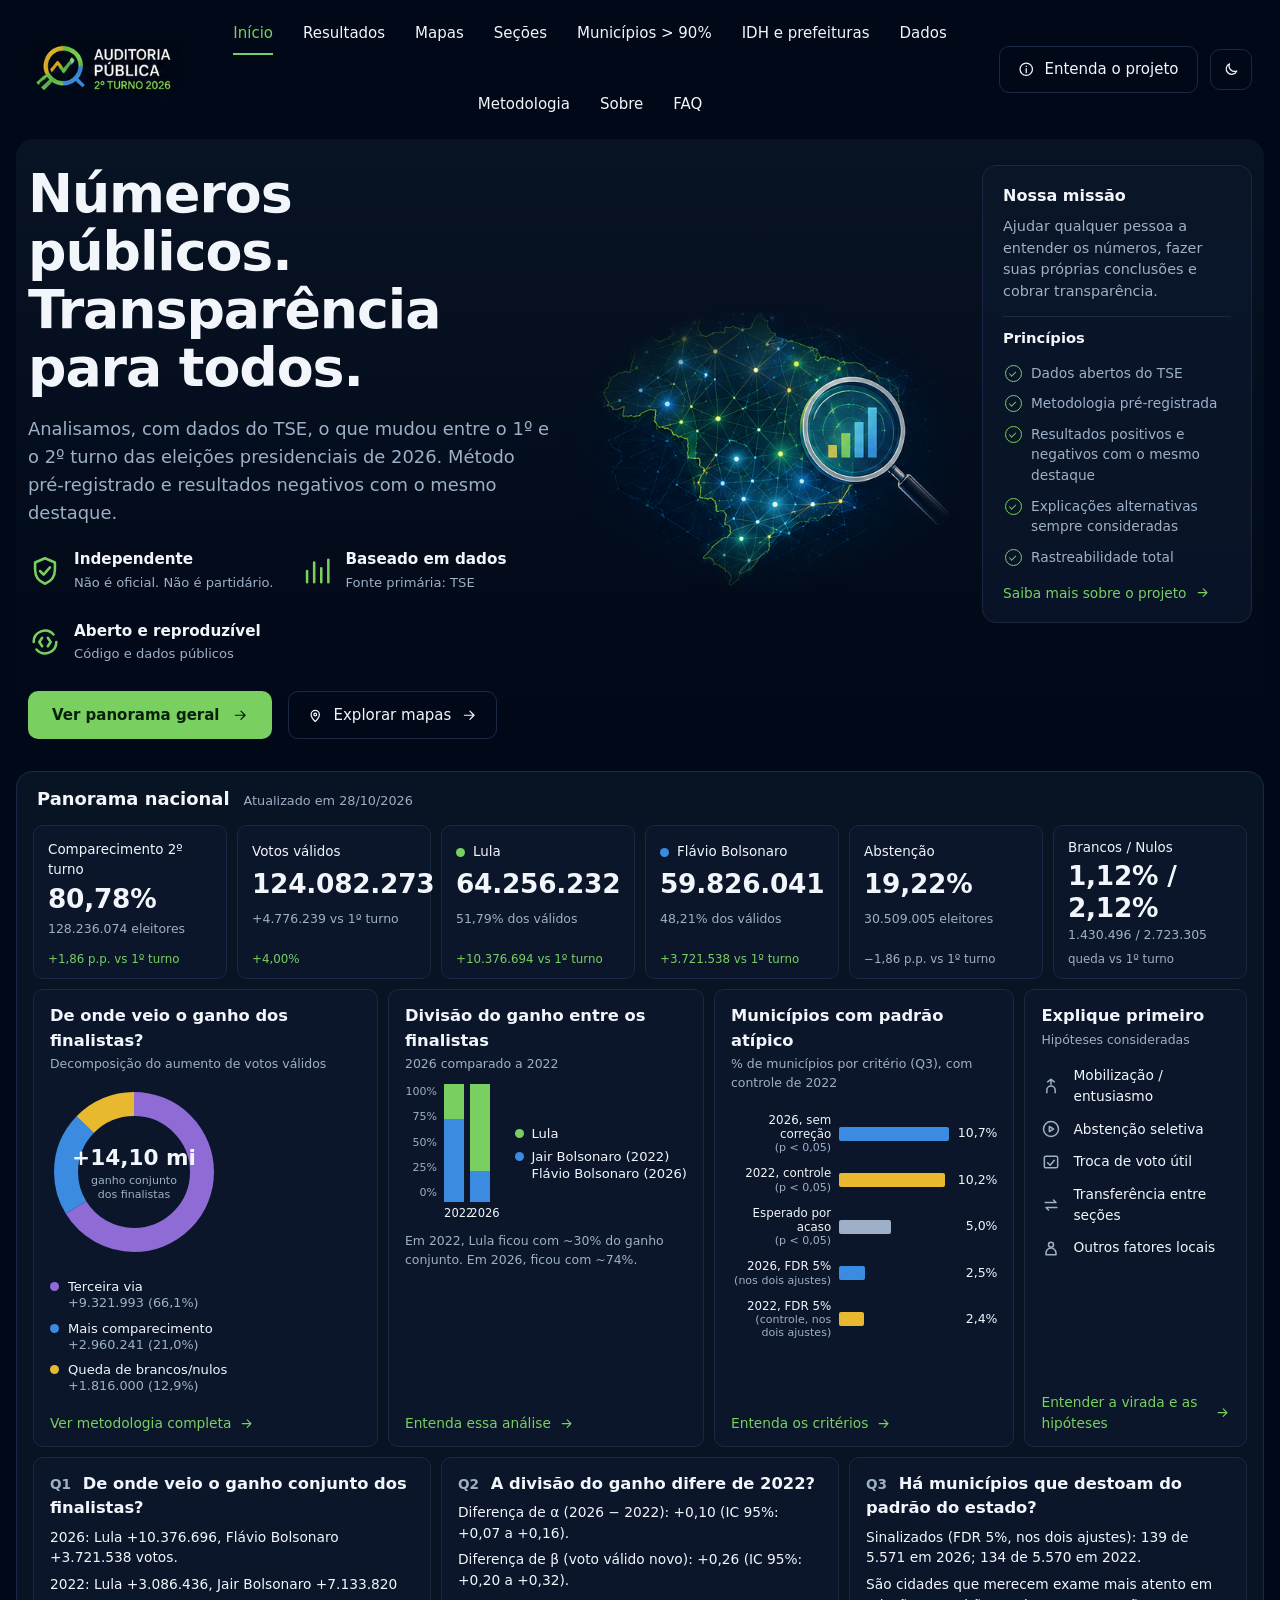
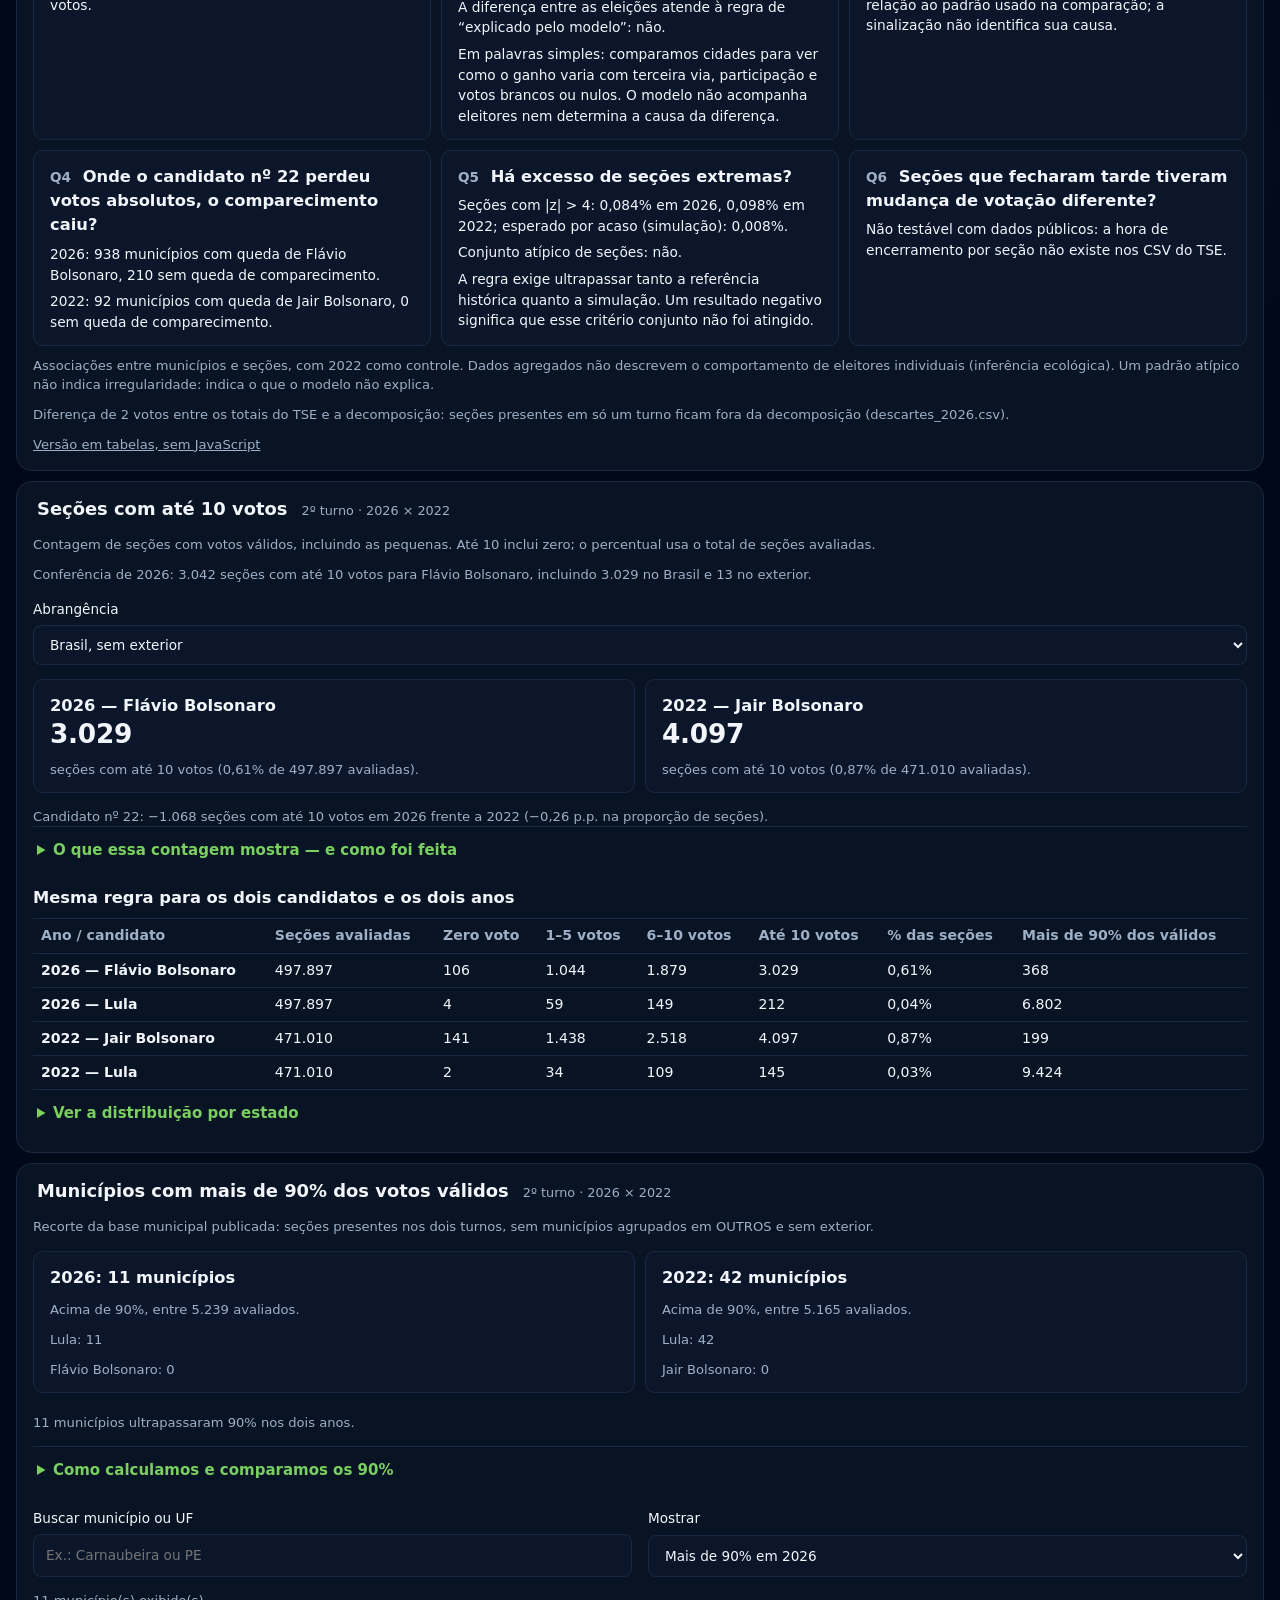
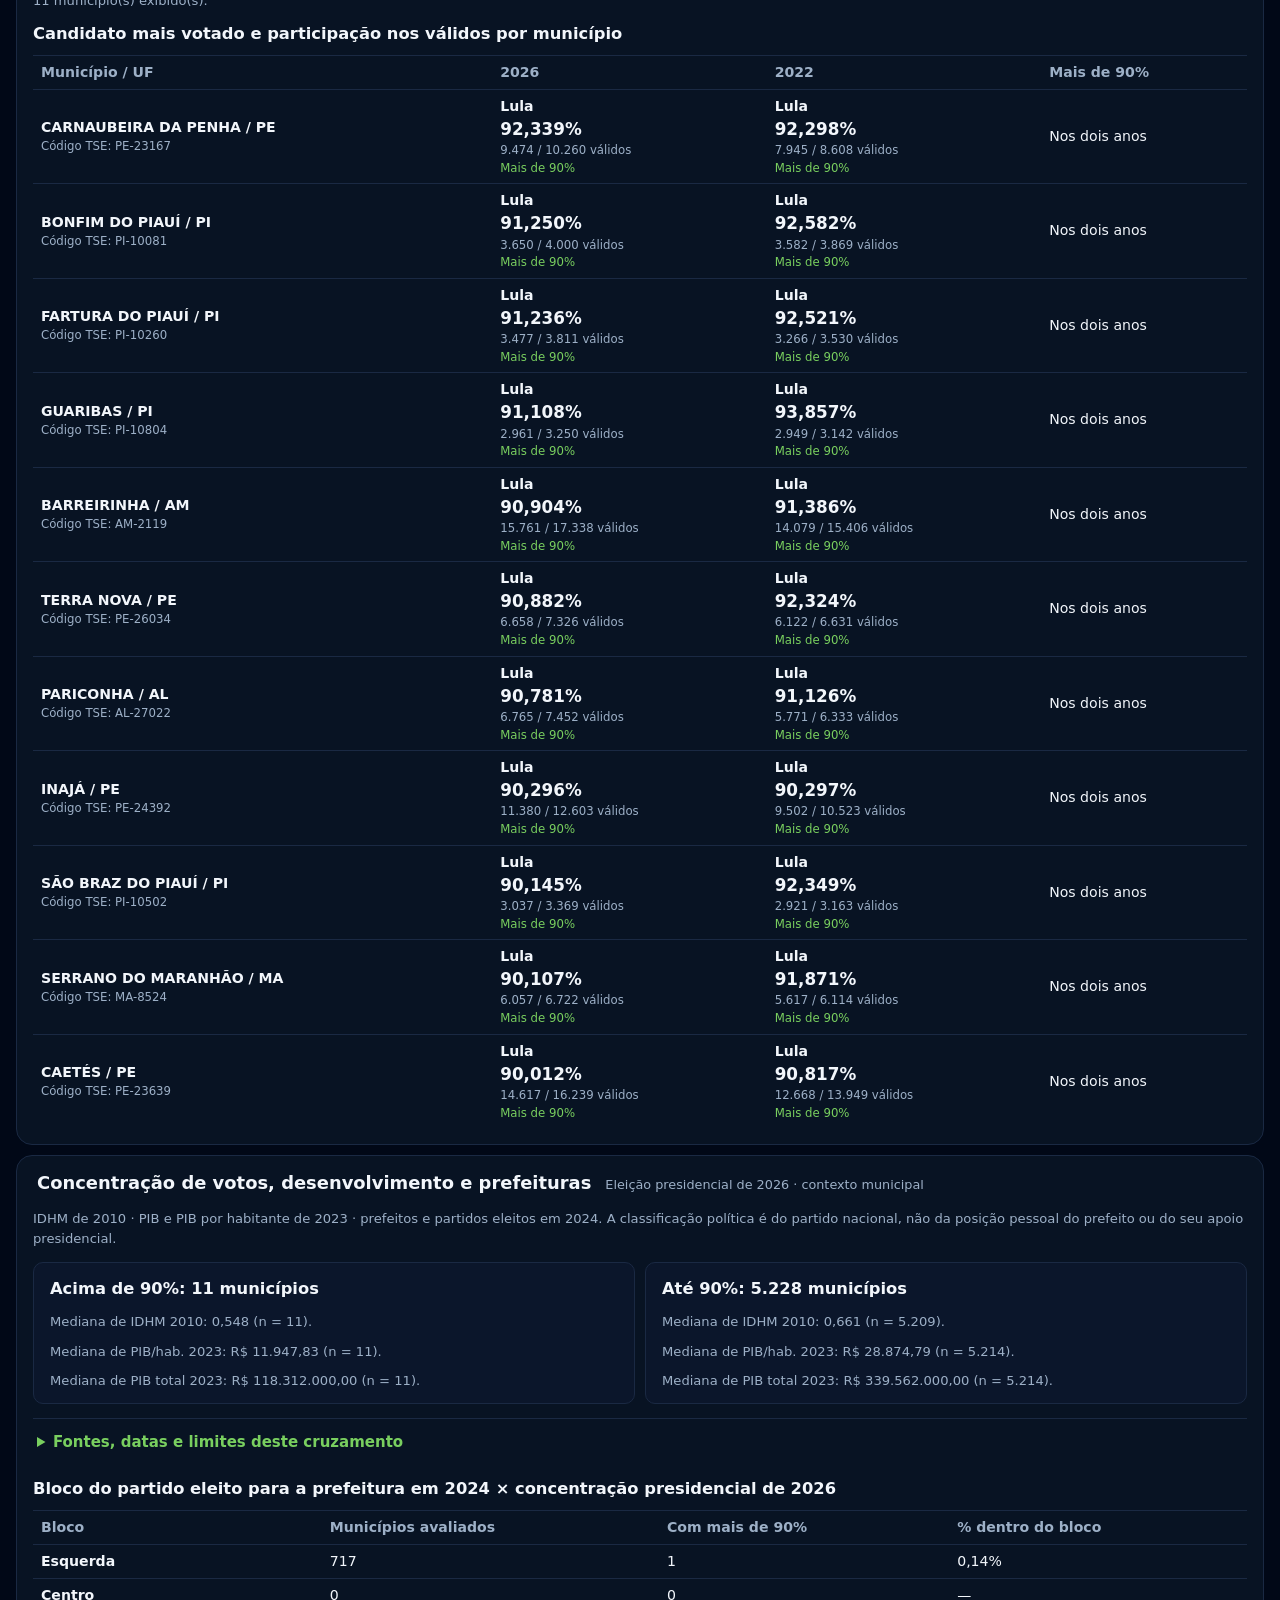
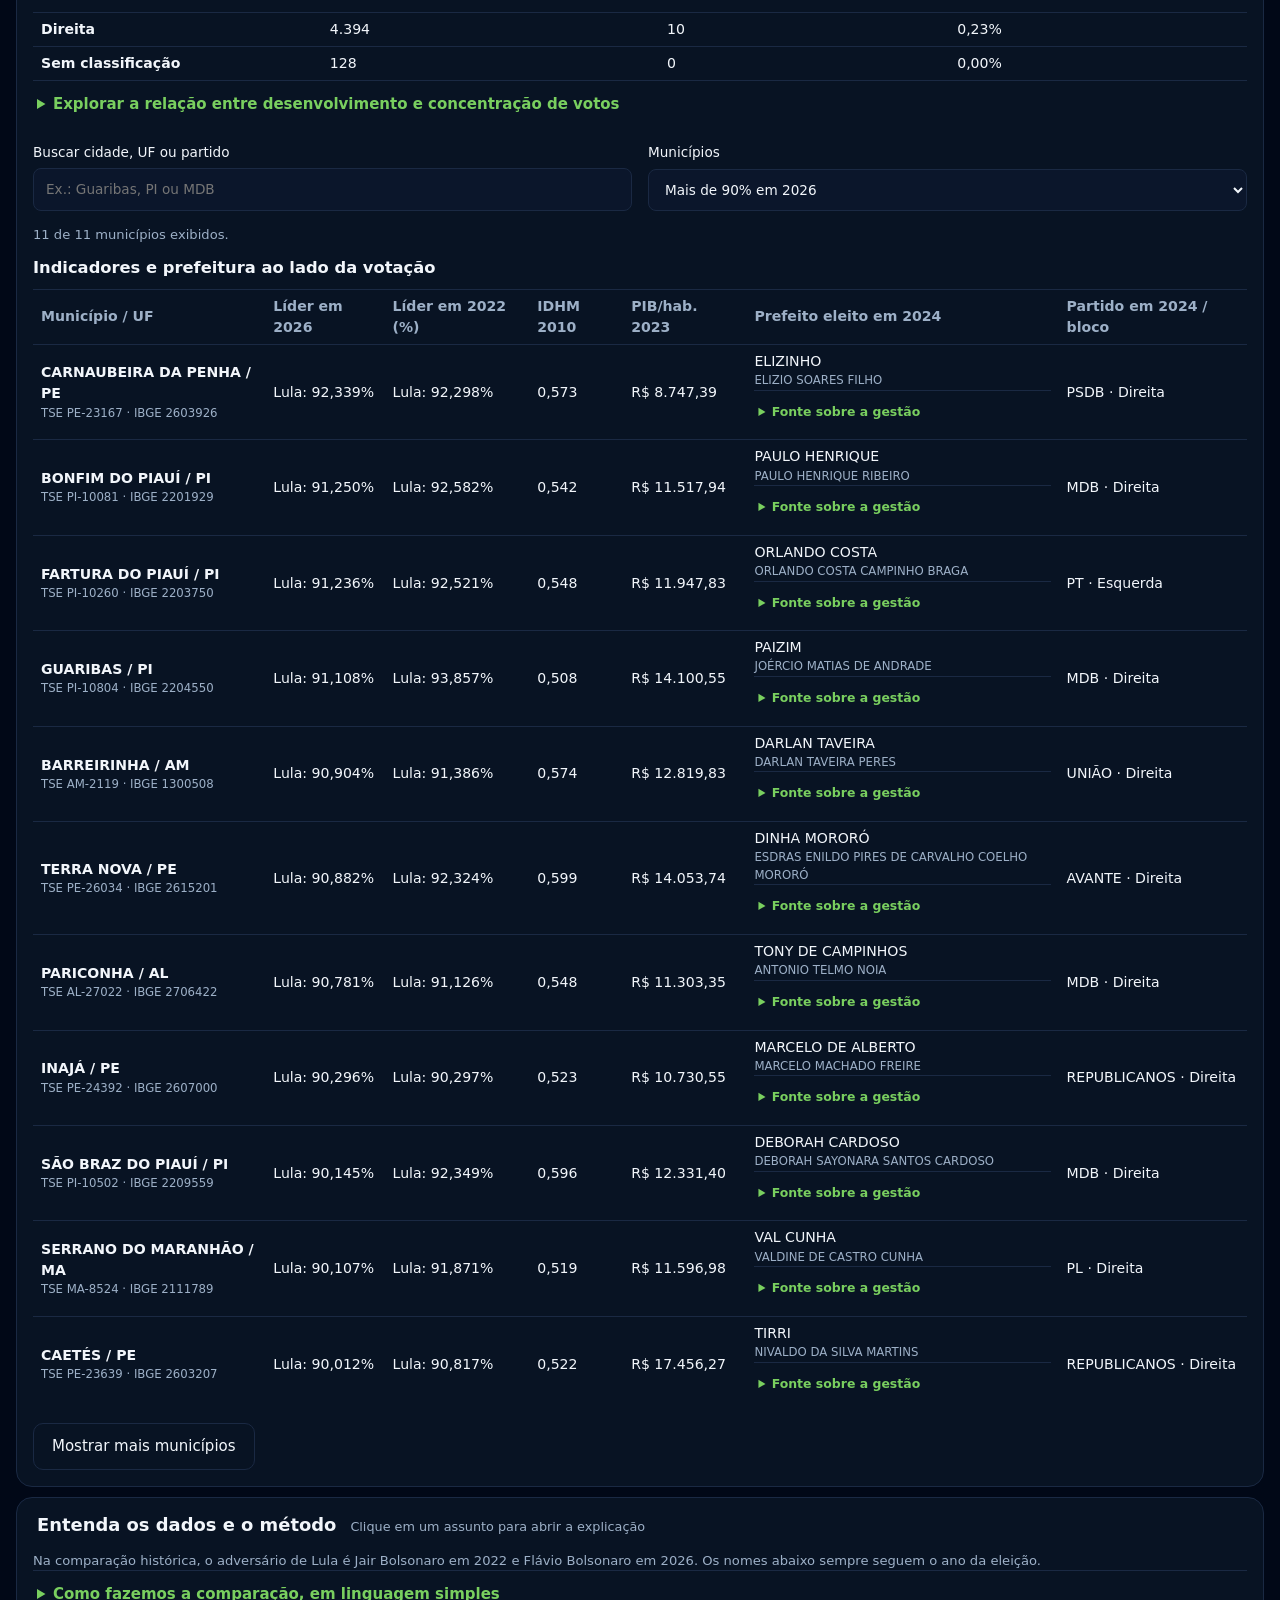
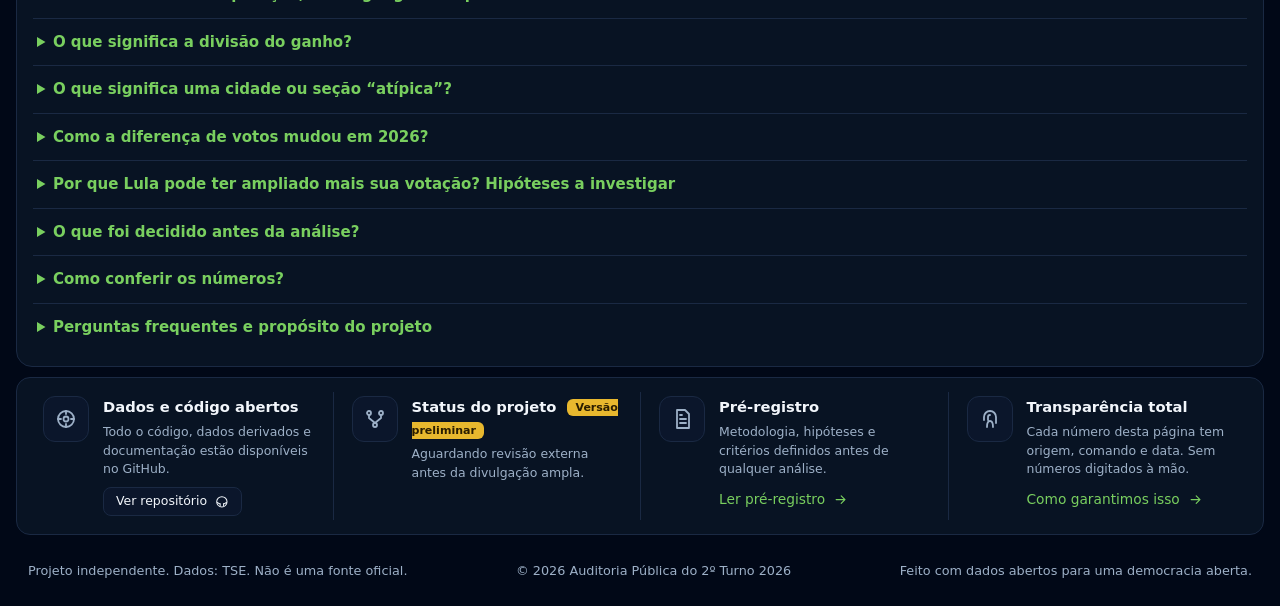
<file: site/index.html>
<!doctype html>
<html lang="pt-BR">
<head>
  <meta charset="utf-8">
  <meta name="viewport" content="width=device-width, initial-scale=1">
  <meta http-equiv="Content-Security-Policy" content="default-src 'none'; img-src 'self'; style-src 'self'; script-src 'self'; connect-src 'self'; base-uri 'none'; form-action 'none'">
  <meta name="referrer" content="strict-origin-when-cross-origin">
  <title>Auditoria Pública – 2º turno 2026</title>
  <meta name="description" content="Análise independente, com dados abertos do TSE, do que mudou entre o 1º e o 2º turno da eleição presidencial de 2026.">
  <link rel="icon" type="image/png" href="assets/icon.png">
  <link rel="stylesheet" href="style.css">
  <script src="app.js" defer></script>
</head>
<body>
  <header class="topo" id="topo">
    <a class="marca" href="#topo" aria-label="Auditoria Pública – 2º turno 2026"><img src="assets/logo.png" alt="Auditoria Pública 2º turno 2026" width="210" height="85"></a>
    <nav aria-label="Principal">
      <a href="#topo" aria-current="page">Início</a>
      <a href="#resultados">Resultados</a>
      <a href="#mapas">Mapas</a>
      <a href="#secoes-votos">Seções</a>
      <a href="#municipios-90">Municípios &gt; 90%</a>
      <a href="#contexto-municipal">IDH e prefeituras</a>
      <a href="#dados">Dados</a>
      <a href="#metodologia">Metodologia</a>
      <a href="#sobre">Sobre</a>
      <a href="#faq">FAQ</a>
    </nav>
    <div class="acoes">
      <a class="btn-contorno" href="#sobre"><svg viewBox="0 0 24 24" aria-hidden="true"><circle cx="12" cy="12" r="9"/><path d="M12 11v6M12 7.5v.5"/></svg>Entenda o projeto</a>
      <button class="tema" type="button" id="tema" aria-label="Tema claro"><svg viewBox="0 0 24 24" aria-hidden="true"><path d="M20 14.5A8 8 0 0 1 9.5 4a8 8 0 1 0 10.5 10.5z"/></svg></button>
    </div>
  </header>

  <main>
    <section class="hero" id="mapas">
      <div class="hero-texto">
        <h1>Números públicos.<br>Transparência para todos.</h1>
        <p class="sub">Analisamos, com dados do TSE, o que mudou entre o 1º e o 2º turno das eleições presidenciais de 2026. Método pré-registrado e resultados negativos com o mesmo destaque.</p>
        <ul class="selos">
          <li><svg viewBox="0 0 24 24" aria-hidden="true"><path d="M12 3l7 3v5c0 5-3 8.5-7 10-4-1.500-7-5-7-10V6z"/><path d="M8.500 12l2.500 2.500 4.500-5"/></svg><div><strong>Independente</strong><span>Não é oficial. Não é partidário.</span></div></li>
          <li><svg viewBox="0 0 24 24" aria-hidden="true"><path d="M5 20V12M10 20V6M15 20V10M20 20V4"/></svg><div><strong>Baseado em dados</strong><span>Fonte primária: TSE</span></div></li>
          <li><svg viewBox="0 0 24 24" aria-hidden="true"><path d="M20 12a8 8 0 0 1-14 5.300M4 12a8 8 0 0 1 14-5.300"/><path d="M10 9l-2 3 2 3M14 9l2 3-2 3"/></svg><div><strong>Aberto e reproduzível</strong><span>Código e dados públicos</span></div></li>
        </ul>
        <div class="cta">
          <a class="btn-cheio" href="#resultados">Ver panorama geral <svg viewBox="0 0 24 24" aria-hidden="true"><path d="M5 12h14M13 6l6 6-6 6"/></svg></a>
          <a class="btn-contorno" href="#resultados"><svg viewBox="0 0 24 24" aria-hidden="true"><path d="M12 21s-6-5.500-6-10a6 6 0 0 1 12 0c0 4.500-6 10-6 10z"/><circle cx="12" cy="11" r="2"/></svg>Explorar mapas <svg viewBox="0 0 24 24" aria-hidden="true"><path d="M5 12h14M13 6l6 6-6 6"/></svg></a>
        </div>
      </div>
      <div class="hero-arte"><img src="assets/hero.png" alt="Mapa do Brasil em rede de pontos, com uma lupa sobre um gráfico de barras" width="535" height="376"></div>
      <aside class="missao" id="sobre">
        <h2>Nossa missão</h2>
        <p>Ajudar qualquer pessoa a entender os números, fazer suas próprias conclusões e cobrar transparência.</p>
        <hr>
        <h3>Princípios</h3>
        <ul class="checks">
          <li>Dados abertos do TSE</li>
          <li>Metodologia pré-registrada</li>
          <li>Resultados positivos e negativos com o mesmo destaque</li>
          <li>Explicações alternativas sempre consideradas</li>
          <li>Rastreabilidade total</li>
        </ul>
        <a class="mais" href="#faq">Saiba mais sobre o projeto <svg viewBox="0 0 24 24" aria-hidden="true"><path d="M5 12h14M13 6l6 6-6 6"/></svg></a>
      </aside>
    </section>

    <section class="painel" id="resultados" aria-labelledby="t-panorama">
      <div class="painel-cab"><h2 id="t-panorama">Panorama nacional</h2><span id="atualizado" class="muted"></span></div>
      <noscript><p class="muted">Os números desta página são carregados de <a href="data/painel.json">data/painel.json</a>. Sem JavaScript, veja as <a href="data/tabelas.html">tabelas em HTML</a>.</p></noscript>
      <div class="kpis" id="kpis"></div>
      <p class="aviso-ilustrativo" id="aviso" role="status" hidden>Valores de demonstração do layout: não são resultados publicados. Os números definitivos são gerados por código a partir dos dados do TSE.</p>

      <div class="graficos">
        <article class="cartao" aria-labelledby="t-ganho">
          <h3 id="t-ganho">De onde veio o ganho dos finalistas?</h3>
          <p class="muted peq">Decomposição do aumento de votos válidos</p>
          <div class="ganho"><div id="donut" class="donut"></div><ul id="ganho-leg" class="legenda"></ul></div>
          <a class="mais" href="#metodologia">Ver metodologia completa <svg viewBox="0 0 24 24" aria-hidden="true"><path d="M5 12h14M13 6l6 6-6 6"/></svg></a>
        </article>
        <article class="cartao" aria-labelledby="t-div">
          <h3 id="t-div">Divisão do ganho entre os finalistas</h3>
          <p class="muted peq">2026 comparado a 2022</p>
          <div class="barras-emp"><div id="barras" class="barras"></div><ul class="legenda leg-lf"><li><i class="cor-verde"></i>Lula</li><li><i class="cor-azul"></i>Jair Bolsonaro (2022)<br>Flávio Bolsonaro (2026)</li></ul></div>
          <p class="peq" id="div-txt"></p>
          <a class="mais" href="#exp-divisao">Entenda essa análise <svg viewBox="0 0 24 24" aria-hidden="true"><path d="M5 12h14M13 6l6 6-6 6"/></svg></a>
        </article>
        <article class="cartao" aria-labelledby="t-atip">
          <h3 id="t-atip">Municípios com padrão atípico</h3>
          <p class="muted peq">% de municípios por critério (Q3), com controle de 2022</p>
          <div id="atipicos" class="hbarras"></div>
          <a class="mais" href="#exp-atipicos">Entenda os critérios <svg viewBox="0 0 24 24" aria-hidden="true"><path d="M5 12h14M13 6l6 6-6 6"/></svg></a>
        </article>
        <article class="cartao" aria-labelledby="t-hip">
          <h3 id="t-hip">Explique primeiro</h3>
          <p class="muted peq">Hipóteses consideradas</p>
          <ul class="hip">
            <li><svg viewBox="0 0 24 24" aria-hidden="true"><path d="M7 20v-3a5 5 0 0 1 10 0v3M12 4v6M8 7l4-3 4 3"/></svg>Mobilização / entusiasmo</li>
            <li><svg viewBox="0 0 24 24" aria-hidden="true"><circle cx="12" cy="12" r="9"/><path d="M10 9l5 3-5 3z"/></svg>Abstenção seletiva</li>
            <li><svg viewBox="0 0 24 24" aria-hidden="true"><rect x="4" y="5" width="16" height="14" rx="2"/><path d="M8 13l3 3 5-6"/></svg>Troca de voto útil</li>
            <li><svg viewBox="0 0 24 24" aria-hidden="true"><path d="M5 9h13l-3-3M19 15H6l3 3"/></svg>Transferência entre seções</li>
            <li><svg viewBox="0 0 24 24" aria-hidden="true"><circle cx="12" cy="8" r="3"/><path d="M6 20v-2a6 6 0 0 1 12 0v2z"/></svg>Outros fatores locais</li>
          </ul>
          <a class="mais" href="#hipoteses">Entender a virada e as hipóteses <svg viewBox="0 0 24 24" aria-hidden="true"><path d="M5 12h14M13 6l6 6-6 6"/></svg></a>
        </article>
      </div>
      <div class="perguntas" id="perguntas" role="group" aria-label="Perguntas Q1 a Q6"></div>
      <p class="nota">Associações entre municípios e seções, com 2022 como controle. Dados agregados não descrevem o comportamento de eleitores individuais (inferência ecológica). Um padrão atípico não indica irregularidade: indica o que o modelo não explica.</p>
      <div id="notas" class="nota"></div>
      <p class="nota"><a href="data/tabelas.html">Versão em tabelas, sem JavaScript</a></p>
    </section>


    <section class="painel" id="secoes-votos" aria-labelledby="t-secoes">
      <div class="painel-cab"><h2 id="t-secoes">Seções com até 10 votos</h2><span class="muted">2º turno · 2026 × 2022</span></div>
      <p class="nota">Contagem de seções com votos válidos, incluindo as pequenas. Até 10 inclui zero; o percentual usa o total de seções avaliadas.</p>
      <p id="secoes-verificacao" class="nota"></p>
      <div class="filtros"><label>Abrangência<select id="escopo-secoes"><option value="brasil">Brasil, sem exterior</option><option value="brasil_exterior">Brasil + exterior</option><option value="exterior">Somente exterior</option></select></label></div>
      <div class="concentracao-resumo" id="secoes-resumo"></div>
      <p id="secoes-comparacao" class="nota" role="status" aria-live="polite"></p>
      <details class="explicacao" id="exp-secoes"><summary>O que essa contagem mostra — e como foi feita</summary>
        <p>Contamos uma vez cada seção de votação, identificada por UF, município, zona e número da seção, para o cargo Presidente no segundo turno. Aqui “urna” significa a seção apurada, não um equipamento físico identificado por número de série.</p>
        <p>Entram todas as seções com pelo menos um voto válido no segundo turno, sem exigir que existissem no primeiro turno e sem o corte de 50 votos usado em Q5. Isso inclui seções de municípios pequenos que estão agrupados em OUTROS na tabela municipal. Seções sem votos válidos ficam fora do denominador e não contam como zero voto de um candidato.</p>
        <p>“Até 10 votos” é um limite absoluto, de 0 a 10 inclusive. É diferente de “mais de 90% dos válidos”: 10 de 50 votos são 20%, enquanto 10 de 300 são 3,33%. Uma votação muito concentrada pode desaparecer na média municipal; por isso os recortes por seção e município se complementam.</p>
        <p>As contagens de 2022 e 2026 usam os universos de cada eleição; não são as mesmas seções acompanhadas no tempo. A coluna “mais de 90%” refere-se ao próprio candidato da linha. A classificação é descritiva e não é o teste estatístico de Q5, nem demonstra irregularidade por si só.</p>
        <div id="secoes-tamanho"></div>
        <p>Fonte: arquivos de votação e detalhe por seção do <a href="https://dadosabertos.tse.jus.br/dataset/resultados-2026">TSE — 2026</a> e <a href="https://dadosabertos.tse.jus.br/dataset/resultados-2022">TSE — 2022</a>, com hashes registrados e conferência entre arquivos antes da contagem.</p>
      </details>
      <div class="tabela-scroll" tabindex="0" role="region" aria-label="Distribuição de votos por seção, com rolagem horizontal"><table class="tabela"><caption>Mesma regra para os dois candidatos e os dois anos</caption><thead><tr><th scope="col">Ano / candidato</th><th scope="col">Seções avaliadas</th><th scope="col">Zero voto</th><th scope="col">1–5 votos</th><th scope="col">6–10 votos</th><th scope="col">Até 10 votos</th><th scope="col">% das seções</th><th scope="col">Mais de 90% dos válidos</th></tr></thead><tbody id="secoes-linhas"></tbody></table></div>
      <details class="explicacao" id="secoes-ufs"><summary>Ver a distribuição por estado</summary>
        <div class="filtros"><label>Candidato<select id="candidato-secoes-uf"><option value="flavio">Nº 22: Flávio (2026) / Jair Bolsonaro (2022)</option><option value="lula">Lula nos dois anos</option></select></label></div>
        <p class="nota">Até 10 votos por seção; cada percentual usa as seções com válidos da própria UF e ano. Exterior fica fora desta tabela.</p>
        <div class="tabela-scroll" tabindex="0" role="region" aria-label="Contagem por UF"><table class="tabela"><caption>Seções com até 10 votos por UF</caption><thead><tr><th scope="col">UF</th><th scope="col">2026: seções</th><th scope="col">2026: %</th><th scope="col">2022: seções</th><th scope="col">2022: %</th></tr></thead><tbody id="secoes-uf-linhas"></tbody></table></div>
      </details>
      <noscript><p class="nota">Consulte as contagens nas <a href="data/tabelas.html">tabelas em HTML</a>.</p></noscript>
    </section>

    <section class="painel" id="municipios-90" aria-labelledby="t-concentracao">
      <div class="painel-cab"><h2 id="t-concentracao">Municípios com mais de 90% dos votos válidos</h2><span class="muted">2º turno · 2026 × 2022</span></div>
      <p class="nota">Recorte da base municipal publicada: seções presentes nos dois turnos, sem municípios agrupados em OUTROS e sem exterior.</p>
      <div id="concentracao-resumo" class="concentracao-resumo"></div>
      <details class="explicacao" id="exp-concentracao">
        <summary>Como calculamos e comparamos os 90%</summary>
        <p>Dividimos os votos do candidato pelos votos válidos do segundo turno de cada município e ano. Brancos, nulos e abstenções não entram no denominador. O corte é estritamente maior que 90%, calculado antes de arredondar; exatamente 90% fica fora.</p>
        <p>A lista reúne cidades acima do corte em pelo menos um dos anos. Cada coluna apresenta o candidato mais votado naquele ano, seu percentual e a contagem de votos. “Nos dois anos” indica que algum candidato ultrapassou 90% em ambas as eleições, sem presumir que fosse a mesma pessoa. Em 2022, o candidato nº 22 era Jair Bolsonaro; em 2026, é Flávio Bolsonaro.</p>
        <p>A comparação usa UF e código municipal do TSE, sem ajuste de mudanças nos limites territoriais. Municípios com menos de dez seções são agrupados pelo projeto em OUTROS, com supressão complementar; esses grupos não são cidades e ficam fora desta lista. Uma cidade sem linha individual em um dos anos aparece como “Sem comparação”, nunca como zero.</p>
        <p>São percentuais da base de seções pareadas do projeto, que podem diferir da totalização municipal completa. O número de cidades avaliadas muda entre os anos; a diferença das contagens não mede, sozinha, uma mudança no mesmo conjunto de municípios. Esta é uma análise descritiva adicional, não um teste de padrão atípico nem evidência de irregularidade.</p>
      </details>
      <div class="filtros">
        <label>Buscar município ou UF<input id="busca-municipio" type="search" placeholder="Ex.: Carnaubeira ou PE"></label>
        <label>Mostrar<select id="filtro-concentracao"><option value="2026">Mais de 90% em 2026</option><option value="2022">Mais de 90% em 2022</option><option value="ambos">Nos dois anos</option><option value="todos">Todos: pelo menos um ano</option></select></label>
      </div>
      <p id="concentracao-contagem" class="nota" role="status" aria-live="polite"></p>
      <div class="tabela-scroll" tabindex="0" role="region" aria-label="Comparação municipal, role horizontalmente em telas pequenas">
        <table class="tabela"><caption>Candidato mais votado e participação nos válidos por município</caption><thead><tr><th scope="col">Município / UF</th><th scope="col">2026</th><th scope="col">2022</th><th scope="col">Mais de 90%</th></tr></thead><tbody id="concentracao-linhas"></tbody></table>
      </div>
      <noscript><p class="nota">Veja a lista completa nas <a href="data/tabelas.html">tabelas em HTML</a>.</p></noscript>
    </section>

    <section class="painel" id="contexto-municipal" aria-labelledby="t-contexto">
      <div class="painel-cab"><h2 id="t-contexto">Concentração de votos, desenvolvimento e prefeituras</h2><span class="muted">Eleição presidencial de 2026 · contexto municipal</span></div>
      <p class="nota">IDHM de 2010 · PIB e PIB por habitante de 2023 · prefeitos e partidos eleitos em 2024. A classificação política é do partido nacional, não da posição pessoal do prefeito ou do seu apoio presidencial.</p>
      <div id="contexto-resumo" class="concentracao-resumo"></div>
      <details class="explicacao" id="exp-contexto"><summary>Fontes, datas e limites deste cruzamento</summary>
        <p>Comparamos os municípios com mais de 90% dos válidos para um candidato em 2026 com os demais municípios individuais da base pública. Cada município tem o mesmo peso. O contexto é de 2026; a votação de 2022 aparece somente como referência eleitoral, sem atribuir a ela os governos eleitos em 2024.</p>
        <p>O IDHM combina renda, educação e longevidade e varia de 0 a 1. Usamos a medição municipal de 2010 do Atlas do Desenvolvimento Humano (PNUD/Ipea/FJP), disponível no Ipeadata. É uma referência histórica, não uma medição de 2026. O PIB de 2023 e o PIB por habitante vêm do IBGE, a preços correntes. PIB por habitante mede produção econômica, não renda recebida por pessoa.</p>
        <p>Os vínculos TSE–IBGE exigem UF e nome normalizado coincidentes; depois, os indicadores são associados pelo código IBGE. Nomes divergentes ficam sem indicador, sem associação aproximada. As medianas e correlações informam o número de casos com dados disponíveis; ausências não viram zero.</p>
        <p>Prefeitos e partidos são os eleitos na eleição ordinária de 2024, conforme o cadastro do TSE. Nas cidades acima de 90% em 2026, há também fontes institucionais sobre os gestores, com referência e data de consulta acessíveis na linha da cidade. Essas fontes podem ter datas distintas e não comprovam filiação partidária atual nem ausência de substituições posteriores.</p>
        <p>Usamos as categorias da tabela 1 de Bolognesi, Ribeiro, Codato e Silva (2025), com pesquisa entre especialistas de 2022. Agrupamos centro-esquerda e extrema esquerda em “Esquerda”, e centro-direita e extrema direita em “Direita”; “Centro” mantém sua categoria. “Extrema” é uma posição na escala do estudo, não uma afirmação sobre comportamento antidemocrático. Siglas ausentes no estudo ficam sem classificação, sem imputar a ideologia dos partidos que lhes deram origem.</p>
        <p>As associações são descritivas e não ajustam região, tamanho da população ou outros fatores. A correlação de Spearman compara o indicador com o percentual do candidato mais votado, qualquer que seja o candidato; varia de −1 a +1. Não demonstra causalidade, influência de prefeitos, compra de votos ou irregularidade.</p>
        <p>Fontes: <a href="https://www.ipeadata.gov.br/api/odata4/ValoresSerie(SERCODIGO='ADH_IDHM')">IDHM — Ipeadata</a>; <a href="https://www.ibge.gov.br/estatisticas/economicas/contas-nacionais/9088-produto-interno-bruto-dos-municipios.html">PIB — IBGE</a>; <a href="https://dadosabertos.tse.jus.br/dataset/candidatos-2024">eleitos — TSE</a>; <a href="https://doi.org/10.1590/1807-0191202531120">classificação partidária — artigo original</a>.</p>
        <div id="contexto-cobertura"></div>
      </details>
      <div class="tabela-scroll" tabindex="0" role="region" aria-label="Comparação por bloco partidário"><table class="tabela"><caption>Bloco do partido eleito para a prefeitura em 2024 × concentração presidencial de 2026</caption><thead><tr><th scope="col">Bloco</th><th scope="col">Municípios avaliados</th><th scope="col">Com mais de 90%</th><th scope="col">% dentro do bloco</th></tr></thead><tbody id="contexto-blocos"></tbody></table></div>
      <details class="explicacao" id="contexto-grafico"><summary>Explorar a relação entre desenvolvimento e concentração de votos</summary>
        <div class="filtros"><label>Indicador no eixo horizontal<select id="contexto-indicador"><option value="idhm_2010">IDHM 2010</option><option value="pib_pc_2023">PIB por habitante 2023 (escala logarítmica)</option></select></label></div>
        <p class="nota">Um ponto por município com dados. Verde: mais de 90% em 2026; cinza: demais. Passe sobre um ponto ou toque para ver o município. O gráfico usa toda a base, independentemente dos filtros da lista.</p>
        <div id="contexto-scatter"></div><p id="contexto-ponto" class="nota" role="status"></p>
        <p id="contexto-correlacao" class="nota"></p>
      </details>
      <div class="filtros">
        <label>Buscar cidade, UF ou partido<input id="contexto-busca" type="search" placeholder="Ex.: Guaribas, PI ou MDB"></label>
        <label>Municípios<select id="contexto-filtro"><option value="2026">Mais de 90% em 2026</option><option value="historico">Mais de 90% em 2026 ou 2022</option><option value="todos">Todos os municípios avaliados em 2026</option></select></label>
      </div>
      <p id="contexto-contagem" class="nota" role="status" aria-live="polite"></p>
      <div class="tabela-scroll" tabindex="0" role="region" aria-label="Contexto municipal, com rolagem horizontal"><table class="tabela"><caption>Indicadores e prefeitura ao lado da votação</caption><thead><tr><th scope="col">Município / UF</th><th scope="col">Líder em 2026</th><th scope="col">Líder em 2022 (%)</th><th scope="col">IDHM 2010</th><th scope="col">PIB/hab. 2023</th><th scope="col">Prefeito eleito em 2024</th><th scope="col">Partido em 2024 / bloco</th></tr></thead><tbody id="contexto-linhas"></tbody></table></div>
      <button type="button" class="btn-contorno" id="contexto-mais" hidden>Mostrar mais municípios</button>
      <noscript><p class="nota">Consulte o cruzamento nas <a href="data/tabelas.html">tabelas em HTML</a>.</p></noscript>
    </section>

    <section class="painel explicacoes" aria-labelledby="t-explicacoes">
      <div class="painel-cab"><h2 id="t-explicacoes">Entenda os dados e o método</h2><span class="muted">Clique em um assunto para abrir a explicação</span></div>
      <p class="nota">Na comparação histórica, o adversário de Lula é Jair Bolsonaro em 2022 e Flávio Bolsonaro em 2026. Os nomes abaixo sempre seguem o ano da eleição.</p>
      <details class="explicacao" id="metodologia"><summary>Como fazemos a comparação, em linguagem simples</summary>
        <p>Começamos com uma pergunta: o que mudou entre o primeiro e o segundo turno? Contamos votos, presença nas urnas e votos brancos e nulos. Depois comparamos cidades e seções de votação. Uma seção é o grupo de eleitores atendido por uma mesa de votação. Votos válidos são os dados a candidatos; brancos e nulos ficam fora dessa conta.</p>
        <p><strong>Q1 — Fechar a conta.</strong> No segundo turno só restam dois candidatos. O aumento dos votos deles, somados, corresponde aos votos dos candidatos eliminados mais a mudança do total de votos válidos. É como conferir entradas e saídas de um caixa: a soma precisa bater, mas o saldo não conta a história de cada pessoa.</p>
        <p><strong>Q2 — Comparar cidades.</strong> Perguntamos se Lula ganhou mais votos onde a terceira via era maior e onde mudou a participação. Consideramos também brancos e nulos, tamanho da cidade e estado. Comparar 2026 com 2022 ajuda a perceber o que se repete e o que mudou. Mesmo cidades parecidas podem ter diferenças que esses arquivos não registram.</p>
        <p><strong>Q3 — Procurar cidades que se afastam do padrão.</strong> Calculamos quanto o ganho de Lula em cada cidade se afasta do esperado pelo modelo. <strong>Q4 — Conferir perdas e presença.</strong> Onde o candidato nº 22 perdeu votos, verificamos se menos pessoas foram votar: Jair Bolsonaro em 2022 e Flávio Bolsonaro em 2026. Isso ajuda a formular perguntas, sem provar quem deixou de votar ou mudou de candidato.</p>
        <p><strong>Q5 — Comparar seções da mesma cidade.</strong> Procuramos mudanças muito distantes do padrão local e comparamos sua frequência com uma simulação e com 2022. <strong>Q6 — Horário de encerramento.</strong> Esta pergunta ficou sem teste: os arquivos usados não informam quando cada seção encerrou a votação. O horário de chegada do boletim ao TSE pode depender da transmissão.</p>
        <p><strong>Detalhe técnico.</strong> Q2 usa regressões ponderadas pelos votos válidos do primeiro turno; cidades com mais votos têm mais peso. “Efeito de UF” significa considerar diferenças médias entre estados. O bootstrap repete a análise com sorteios de municípios, com reposição, para avaliar quanto a estimativa varia; a rodada final usa 2.000 repetições. Isso mede uma parte da incerteza, sem eliminar possíveis limitações do modelo.</p>
        <p>Nas comparações entre turnos, entram as seções presentes nos dois. Q2 a Q4 exigem pelo menos 200 válidos por município em cada turno; Q5 exige pelo menos 50 votos dos finalistas por seção em cada turno. Esses mínimos evitam comparações muito instáveis em grupos pequenos. O exterior fica separado em Q1 e fora de Q2 a Q5. Os recortes de seções com até dez votos e de municípios acima de 90% têm universos próprios, explicados nas respectivas seções.</p>
      </details>
      <details class="explicacao" id="exp-divisao"><summary>O que significa a divisão do ganho?</summary>
        <p>“Ganho” é a diferença entre o total de votos do candidato no segundo e no primeiro turno. As barras dividem o ganho somado dos dois finalistas entre eles. Elas mostram quem ficou com a maior parte do aumento líquido, sem identificar a origem dos votos.</p>
        <p>Em 2022, comparamos Lula e Jair Bolsonaro. Em 2026, comparamos Lula e Flávio Bolsonaro. A parcela do ganho não é o percentual de votos da eleição nem o percentual de eleitores da terceira via que escolheu cada finalista. Quem já estava na frente pode vencer mesmo ganhando menos votos adicionais.</p>
        <p><strong>O que são α e β?</strong> São resumos da comparação entre cidades. α descreve a associação do ganho de Lula com o tamanho da terceira via; β, com a mudança dos votos válidos. Eles não medem diretamente a migração de eleitores. A mesma cidade pode ter pessoas que passaram a votar e outras que deixaram de votar, mesmo com comparecimento quase igual.</p>
      </details>
      <details class="explicacao" id="exp-atipicos"><summary>O que significa uma cidade ou seção “atípica”?</summary>
        <p>“Atípico” quer dizer distante do padrão definido para a comparação. É um sinal para investigar melhor. Pode refletir uma característica local que o modelo não conhece, uma mudança real de preferência ou uma limitação dos dados.</p>
        <p>Ao examinar milhares de cidades, algumas podem chamar atenção apenas por acaso. Por isso mostramos uma seleção inicial e outra com uma correção para a grande quantidade de comparações. Repetimos ainda o ajuste retirando os casos mais extremos: a seleção final exige que a cidade continue sinalizada nos dois ajustes.</p>
        <p><strong>Detalhe técnico de Q3.</strong> A seleção inicial usa p &lt; 0,05. O valor p mede a incompatibilidade com o modelo de referência, sob suas hipóteses; não é a probabilidade de irregularidade. A correção de Benjamini–Hochberg, com FDR de 5%, busca limitar a proporção esperada de falsos sinais entre os selecionados, sob as condições do método. Ela não garante que cada cidade sinalizada tenha um problema.</p>
        <p><strong>Detalhe técnico de Q5.</strong> |z| &gt; 4 indica uma mudança muito distante da referência local na escala do modelo. Usamos um piso de 0,5 ponto percentual no erro-padrão para evitar que diferenças pequenas pareçam enormes só porque o erro estimado ficou muito baixo. O critério conjunto exige frequência acima tanto da simulação quanto da referência histórica definida. Uma votação acima de 90% é uma descrição diferente: uma cidade pode votar muito em um candidato sem destoar do próprio padrão.</p>
        <p>“Não explicado pelo modelo” significa que as variáveis e a regra usadas não bastaram para dar esse resultado como explicado. Isso mantém a pergunta aberta; não determina a causa nem demonstra irregularidade.</p>
      </details>
      <details class="explicacao" id="exp-virada"><summary>Como a diferença de votos mudou em 2026?</summary>
        <div id="leitura-virada"></div>
        <p class="nota">Esta leitura usa os totais nacionais completos, incluindo o exterior. Q1 e as barras usam apenas seções presentes nos dois turnos; pequenas diferenças entre os quadros são explicadas na nota do painel.</p>
        <noscript><p>Os valores e a leitura da mudança da vantagem estão nas <a href="data/tabelas.html">tabelas sem JavaScript</a>.</p></noscript>
      </details>
      <details class="explicacao" id="hipoteses"><summary>Por que Lula pode ter ampliado mais sua votação? Hipóteses a investigar</summary>
        <p>Comece pela <a href="#exp-virada">conta da mudança da vantagem em 2026</a>, calculada a partir dos totais do projeto.</p>
        <p>O maior ganho líquido de Lula em 2026 é o ponto de partida. A hipótese de que ele atraiu mais votos da terceira via merece investigação, mas o painel não mede essa transferência diretamente. A terceira via reúne eleitores de candidatos diferentes, com preferências distintas. As possibilidades abaixo podem atuar juntas e também poderiam favorecer o outro finalista. São perguntas exploratórias, formuladas depois de conhecer os resultados, sem teste causal neste painel.</p>
        <ul>
          <li><strong>Preferência entre as duas opções restantes.</strong> Parte de quem escolheu outros candidatos pode ter visto Lula como a opção mais próxima de suas propostas, ou ter maior rejeição a Flávio Bolsonaro. Para verificar: pesquisas com os mesmos entrevistados nos dois turnos, registrando voto anterior, preferência e rejeição.</li>
          <li><strong>Apoios e campanha entre turnos.</strong> Declarações de candidatos eliminados, alianças, debates e propostas podem ter persuadido parte dos eleitores. Para verificar: datas e conteúdo dos apoios, exposição à campanha e pesquisas de mudança de preferência. Um apoio declarado não garante que os eleitores o seguiram.</li>
          <li><strong>Retorno de quem faltou no primeiro turno.</strong> Uma mobilização maior entre simpatizantes de Lula poderia aumentar seu saldo sem depender de eleitores da terceira via. Para verificar: comparecimento e pesquisas que distingam quem se absteve no primeiro turno de quem já votava. O total de comparecimento sozinho não identifica esse grupo.</li>
          <li><strong>Menos votos brancos e nulos.</strong> Pessoas que antes não escolheram candidato podem ter decidido por um finalista. Se Lula conquistou mais delas, seu ganho aumentaria. Para verificar: pesquisas de trajetória do voto, além das contagens de brancos e nulos. A queda do total não revela quem recebeu esses votos.</li>
          <li><strong>Abstenção diferente entre os grupos.</strong> Eleitores da terceira via mais próximos de um finalista podem ter comparecido mais do que os próximos do outro. Para verificar: pesquisas sobre participação nos dois turnos e motivos para faltar. Mesmo um aumento nacional de comparecimento pode esconder entradas e saídas simultâneas.</li>
          <li><strong>Troca direta entre os finalistas.</strong> Parte de quem votou em Flávio Bolsonaro pode ter escolhido Lula no segundo turno, e o caminho inverso também é possível. Para verificar: pesquisas que acompanhem as mesmas pessoas. Os ganhos líquidos não distinguem essas trocas das demais origens.</li>
          <li><strong>Diferenças locais e acesso à votação.</strong> Onde moravam os eleitores dos candidatos eliminados, suas preferências e as condições para chegar às urnas podem ter influenciado o saldo. Para verificar: dados locais de transporte, clima, participação e perfil populacional, combinados com pesquisas. Mudar ou criar seções também pode afetar a comparação entre grupos, sem representar mudança de preferência.</li>
        </ul>
        <p>Os modelos já consideram comparecimento, brancos e nulos, tamanho do município e estado. Motivação, persuasão e decisão individual não são medidas diretamente. Para decidir entre essas hipóteses, seriam necessárias informações adicionais e um desenho de pesquisa que avalie explicações concorrentes.</p>
        <p>Por que esse cuidado? Saber que uma cidade tinha muitos votos da terceira via e depois deu mais votos a Lula não prova que foram as mesmas pessoas. Esse limite é discutido na literatura de <a href="https://gking.harvard.edu/publication/ei-a-program-for-ecological-inference-jss/">inferência de comportamento individual a partir de dados agregados</a>.</p>
      </details>
      <details class="explicacao" id="pre-registro"><summary>O que foi decidido antes da análise?</summary>
        <p>Pré-registro é escrever as perguntas e as regras antes de calcular os resultados que serão examinados. Isso ajuda a evitar a escolha de um critério só porque ele produz uma conclusão interessante. Aqui, Q1 a Q6 foram documentadas antes da análise municipal de 2026. Os totais nacionais e os dados usados para conferir a leitura dos arquivos já eram conhecidos, como informa a declaração de acesso.</p>
        <p>O documento original foi congelado na tag prereg-v1. Nele, as referências gerais ao candidato nº 22 devem ser lidas como Jair Bolsonaro em 2022 e Flávio Bolsonaro em 2026. A redação original é preservada para permitir auditoria; as correções de apresentação ficam nas erratas. O resultado oficial de 2022 identifica <a href="https://www.tse.jus.br/comunicacao/noticias/2022/Dezembro/tse-proclama-eleitos-presidente-e-vice-presidente-da-republica-luiz-inacio-lula-da-silva-e-geraldo-alckmin">Lula e Jair Bolsonaro</a>.</p>
        <p>As erratas registram ajustes e acréscimos posteriores. A concentração acima de 90%, a distribuição de votos por seção, o contexto municipal e a discussão ampliada de hipóteses são complementos exploratórios: não foram testes definidos no pré-registro original.</p>
        <p><strong>Como usamos a palavra “explicado”?</strong> É uma regra de comparação: a diferença entre eleições precisa cair abaixo da metade quando incluímos mais informações, ou o intervalo de incerteza de 95% precisa incluir zero. A regra vale para cada coeficiente avaliável; o resultado geral exige todos eles. Incluir zero significa que a estimativa ainda é compatível com ausência de diferença, sob as hipóteses do método. Isso não prova ausência de efeito nem identifica sua causa. Quando os dados variam pouco para separar um efeito, registramos “não avaliável”.</p>
      </details>
      <details class="explicacao" id="rastreabilidade"><summary>Como conferir os números?</summary>
        <p>Cada arquivo recebe uma impressão digital, chamada hash SHA-256. Se o conteúdo mudar, esse código também muda. Isso ajuda a conferir que usamos o arquivo registrado; não garante, por si só, que a informação de origem esteja correta.</p>
        <p>O programa confere se as contas de votos e participação fecham em cada seção e depois nas somas por município e zona. A segunda conferência cobre participação e votos válidos, sem conferir novamente o total de cada candidato em uma fonte independente.</p>
        <p>Os números são gerados das tabelas, e cada rodada registra arquivos usados, comando e versões do código e das bibliotecas. Nomes de cidades são associados por ano, estado e código municipal. Em 2022, os votos do candidato nº 22 são de Jair Bolsonaro; em 2026, de Flávio Bolsonaro. A chave antiga chamada “flavio” nos arquivos é apenas um identificador interno e não nomeia o candidato histórico.</p>
        <p>No primeiro turno de 2026, a definição de votos válidos nos arquivos por seção difere da totalização em 5.246 votos classificados como nulos técnicos. Seguimos a definição reproduzível desses arquivos e documentamos a diferença. Seções presentes em só um turno ficam fora das comparações pareadas, o que também pode gerar pequenas diferenças em relação aos totais nacionais completos.</p>
      </details>
      <details class="explicacao" id="faq"><summary>Perguntas frequentes e propósito do projeto</summary>
        <p><strong>É uma fonte oficial?</strong> Não. É uma análise independente de dados públicos do TSE, em versão preliminar e aguardando revisão externa.</p>
        <p><strong>Por que comparar com 2022?</strong> O controle histórico ajuda a distinguir padrões recorrentes de diferenças entre eleições. Os candidatos nº 22 são pessoas diferentes: Jair Bolsonaro (pai) em 2022 e Flávio Bolsonaro (filho) em 2026.</p>
        <p><strong>Mais de 90% significa irregularidade?</strong> Não. É uma descrição da concentração de votos, sem conclusão sobre sua causa.</p>
        <p><strong>Por que uma cidade pode não aparecer?</strong> Além de não ultrapassar o corte, ela pode estar agrupada em OUTROS ou sem dados individuais elegíveis. A lista não equivale a um censo completo de todos os municípios.</p>
        <p><strong>Como consultar sem JavaScript?</strong> A <a href="data/tabelas.html">versão em tabelas HTML</a> contém os resultados e a comparação municipal completa.</p>
      </details>
    </section>

    <section class="faixa" id="dados" aria-label="Transparência do projeto">
      <div class="faixa-item"><span class="ic"><svg viewBox="0 0 24 24" aria-hidden="true"><circle cx="12" cy="12" r="8"/><circle cx="12" cy="12" r="2.500"/><path d="M12 4v3M12 17v3M4 12h3M17 12h3"/></svg></span><div><strong>Dados e código abertos</strong><p>Todo o código, dados derivados e documentação estão disponíveis no GitHub.</p><a class="pill" href="https://github.com/civisbr/analise-2o-turno-2026">Ver repositório <svg viewBox="0 0 24 24" aria-hidden="true"><circle cx="12" cy="12" r="9"/><path d="M9 19v-3.500M15 19v-3.500M9 15c-3 1-3-2-5-2M15 15c3 1 3-2 5-2"/></svg></a></div></div>
      <div class="faixa-item"><span class="ic"><svg viewBox="0 0 24 24" aria-hidden="true"><circle cx="6" cy="6" r="2"/><circle cx="18" cy="6" r="2"/><circle cx="12" cy="18" r="2"/><path d="M6 8v3l6 5M18 8v3l-6 5"/></svg></span><div><strong>Status do projeto <span class="selo-prelim">Versão preliminar</span></strong><p>Aguardando revisão externa antes da divulgação ampla.</p></div></div>
      <div class="faixa-item"><span class="ic"><svg viewBox="0 0 24 24" aria-hidden="true"><path d="M7 3h8l4 4v14H7z"/><path d="M10 12h6M10 16h6M10 8h2"/></svg></span><div><strong>Pré-registro</strong><p>Metodologia, hipóteses e critérios definidos antes de qualquer análise.</p><a class="mais" href="#pre-registro">Ler pré-registro <svg viewBox="0 0 24 24" aria-hidden="true"><path d="M5 12h14M13 6l6 6-6 6"/></svg></a></div></div>
      <div class="faixa-item"><span class="ic"><svg viewBox="0 0 24 24" aria-hidden="true"><path d="M12 4a6 6 0 0 0-6 6v3M12 4a6 6 0 0 1 6 6v6M9 20c0-3 0-6 3-6s3 3 3 6M12 8a2 2 0 0 0-2 2v3"/></svg></span><div><strong>Transparência total</strong><p>Cada número desta página tem origem, comando e data. Sem números digitados à mão.</p><a class="mais" href="#rastreabilidade">Como garantimos isso <svg viewBox="0 0 24 24" aria-hidden="true"><path d="M5 12h14M13 6l6 6-6 6"/></svg></a></div></div>
    </section>
  </main>

  <footer class="rodape">
    <span>Projeto independente. Dados: TSE. Não é uma fonte oficial.</span>
    <span>© 2026 Auditoria Pública do 2º Turno 2026</span>
    <span>Feito com dados abertos para uma democracia aberta.</span>
  </footer>
</body>
</html>
</file>
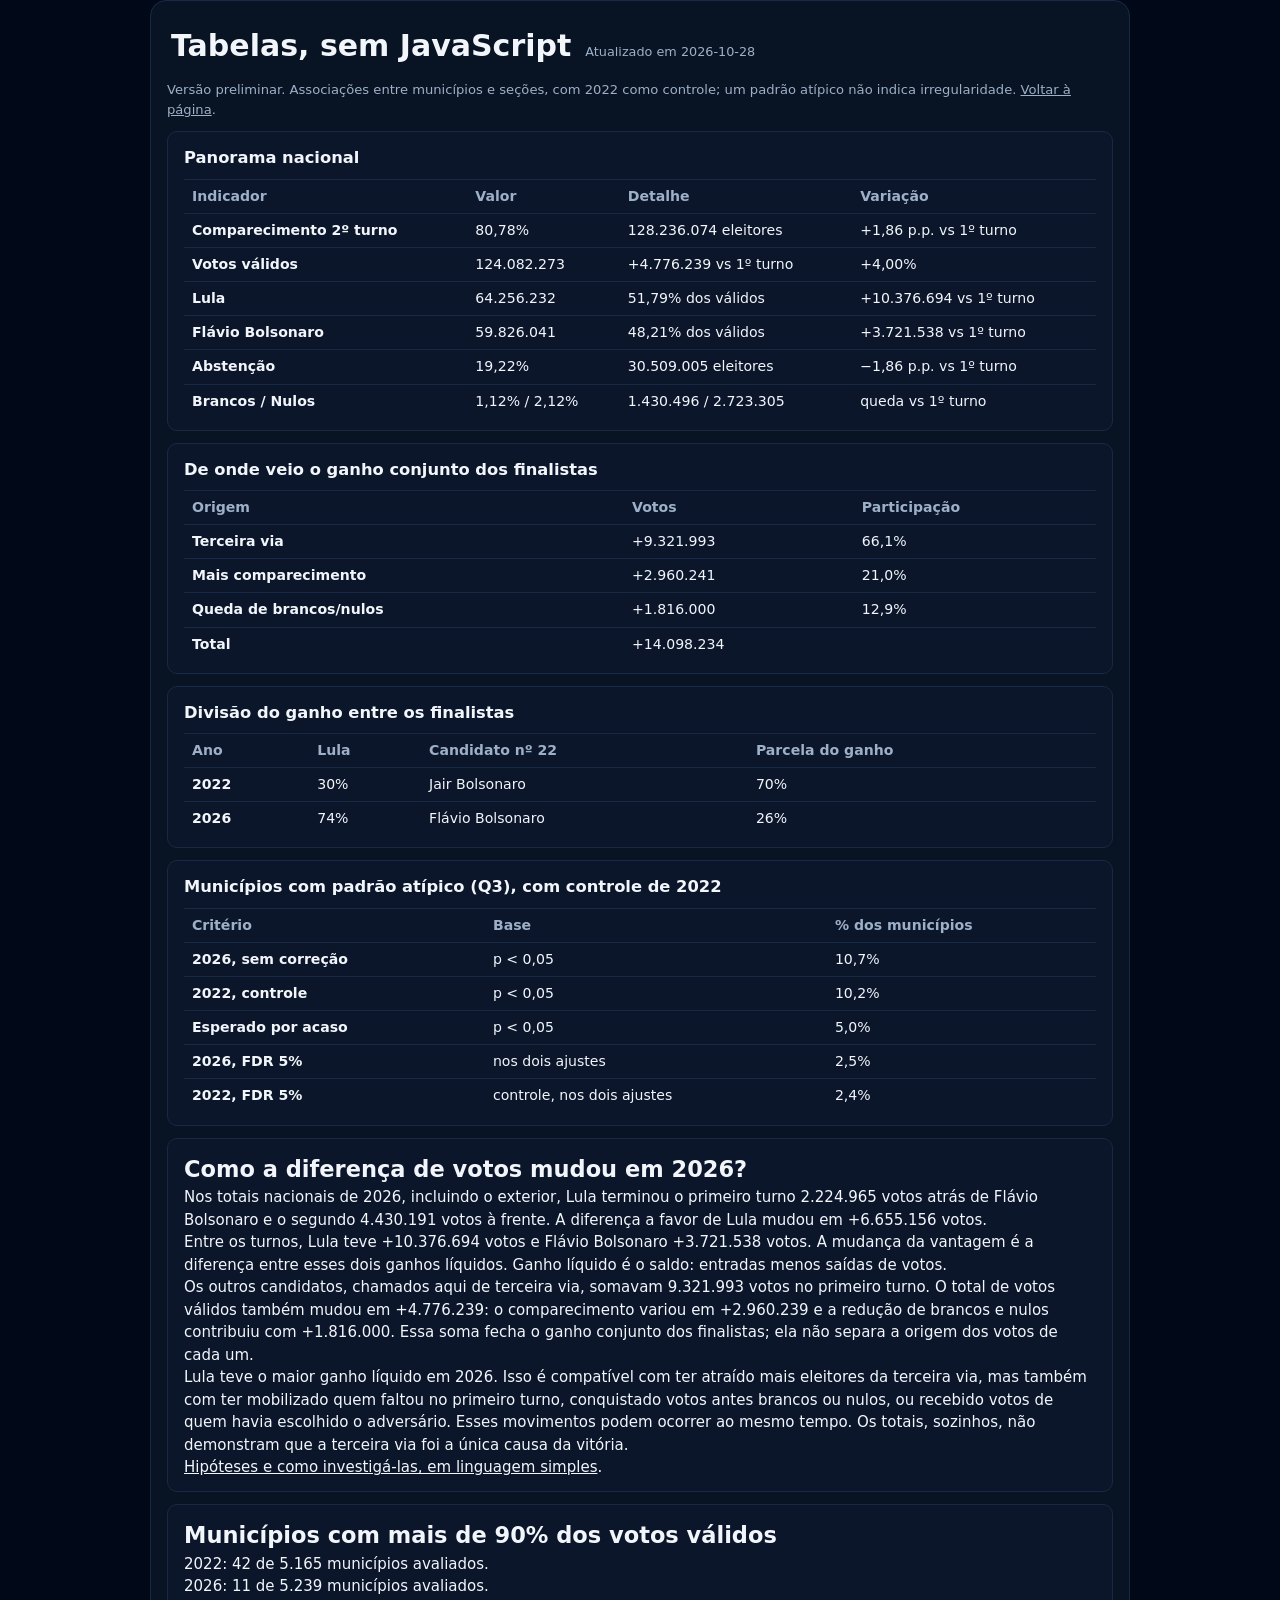
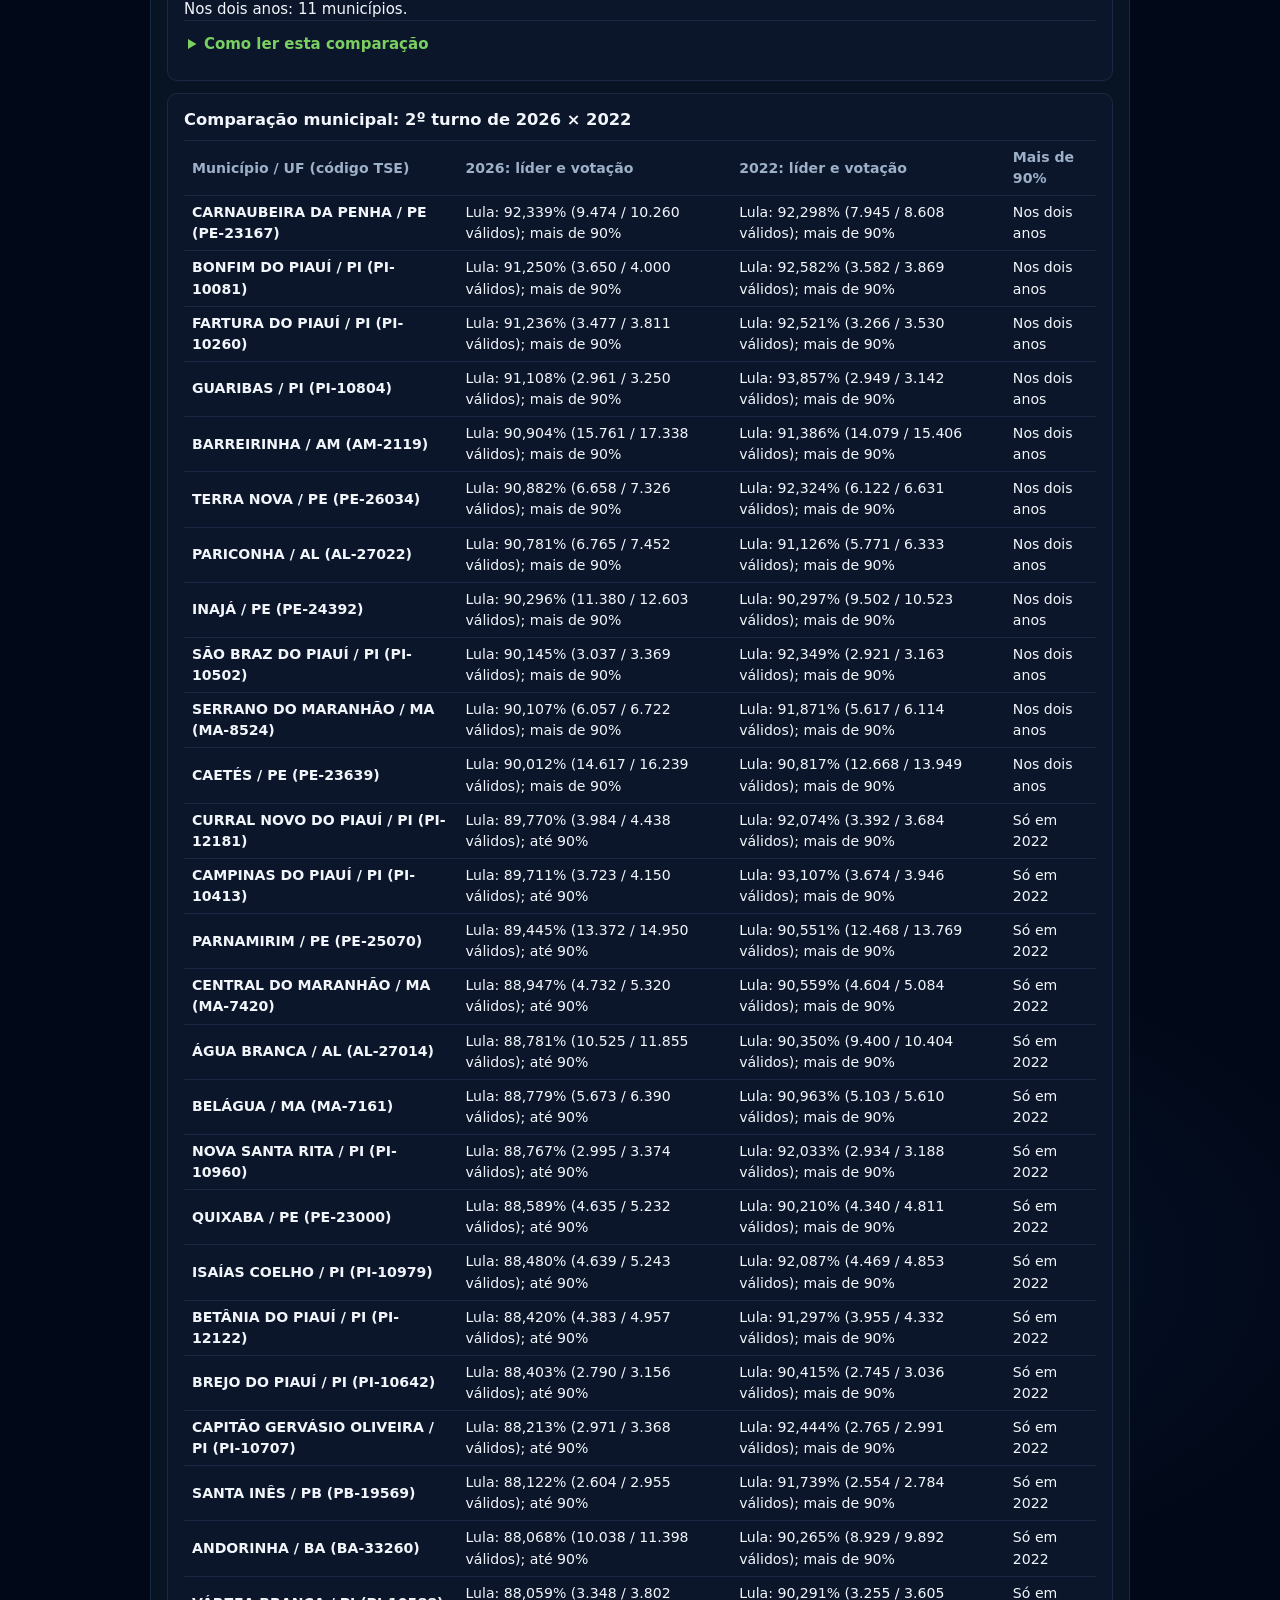
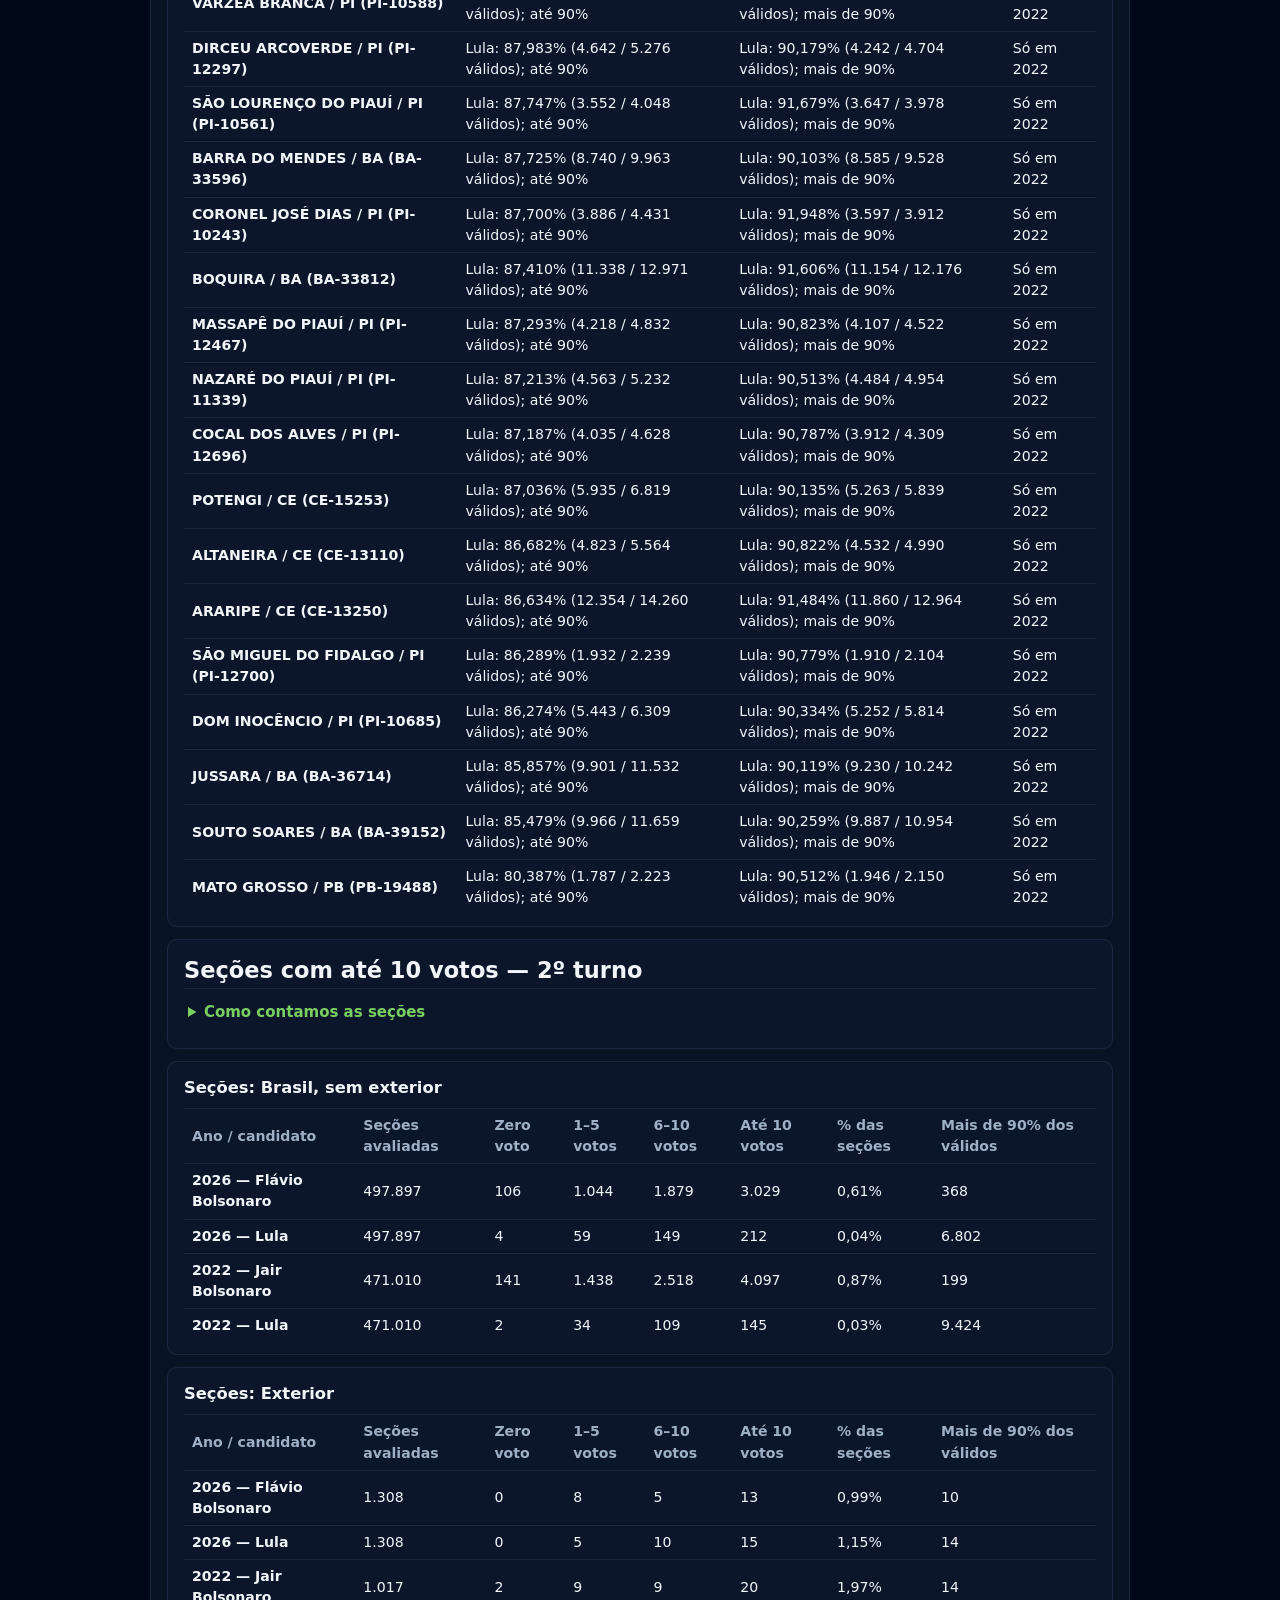
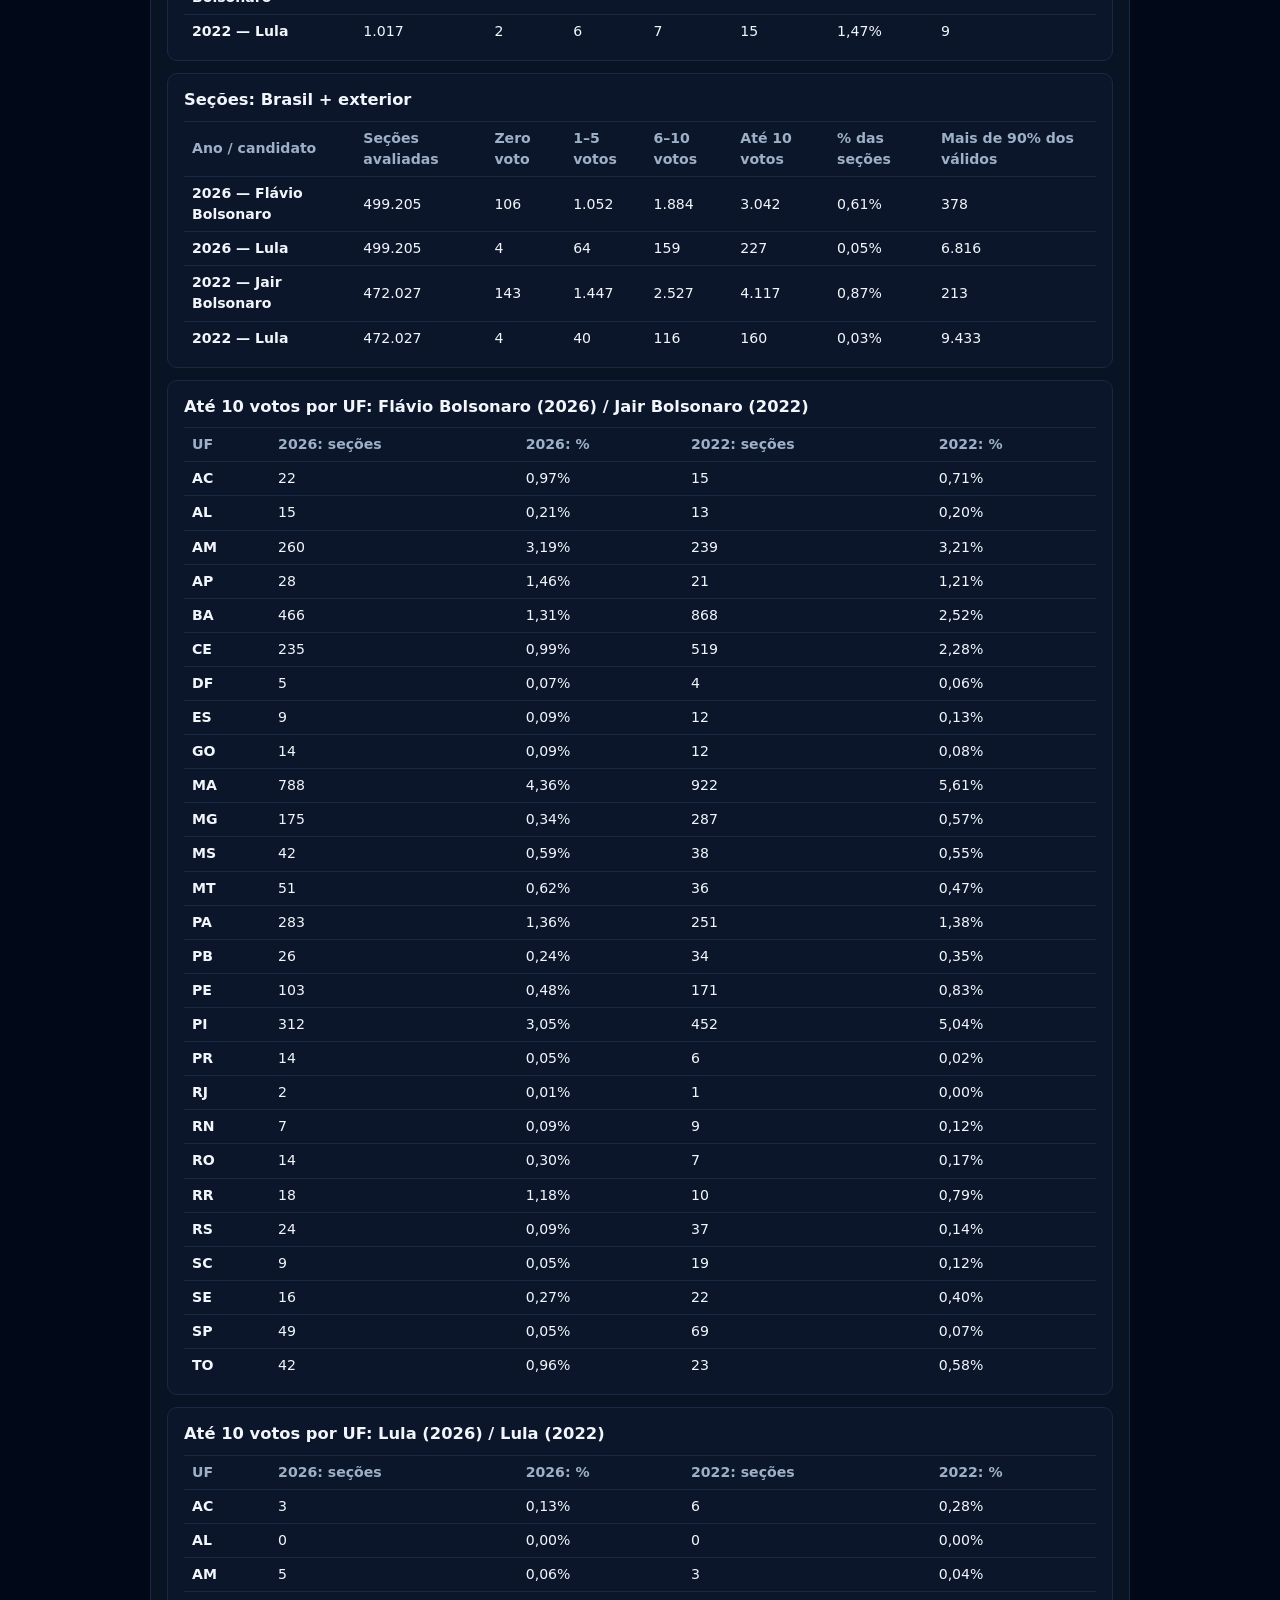
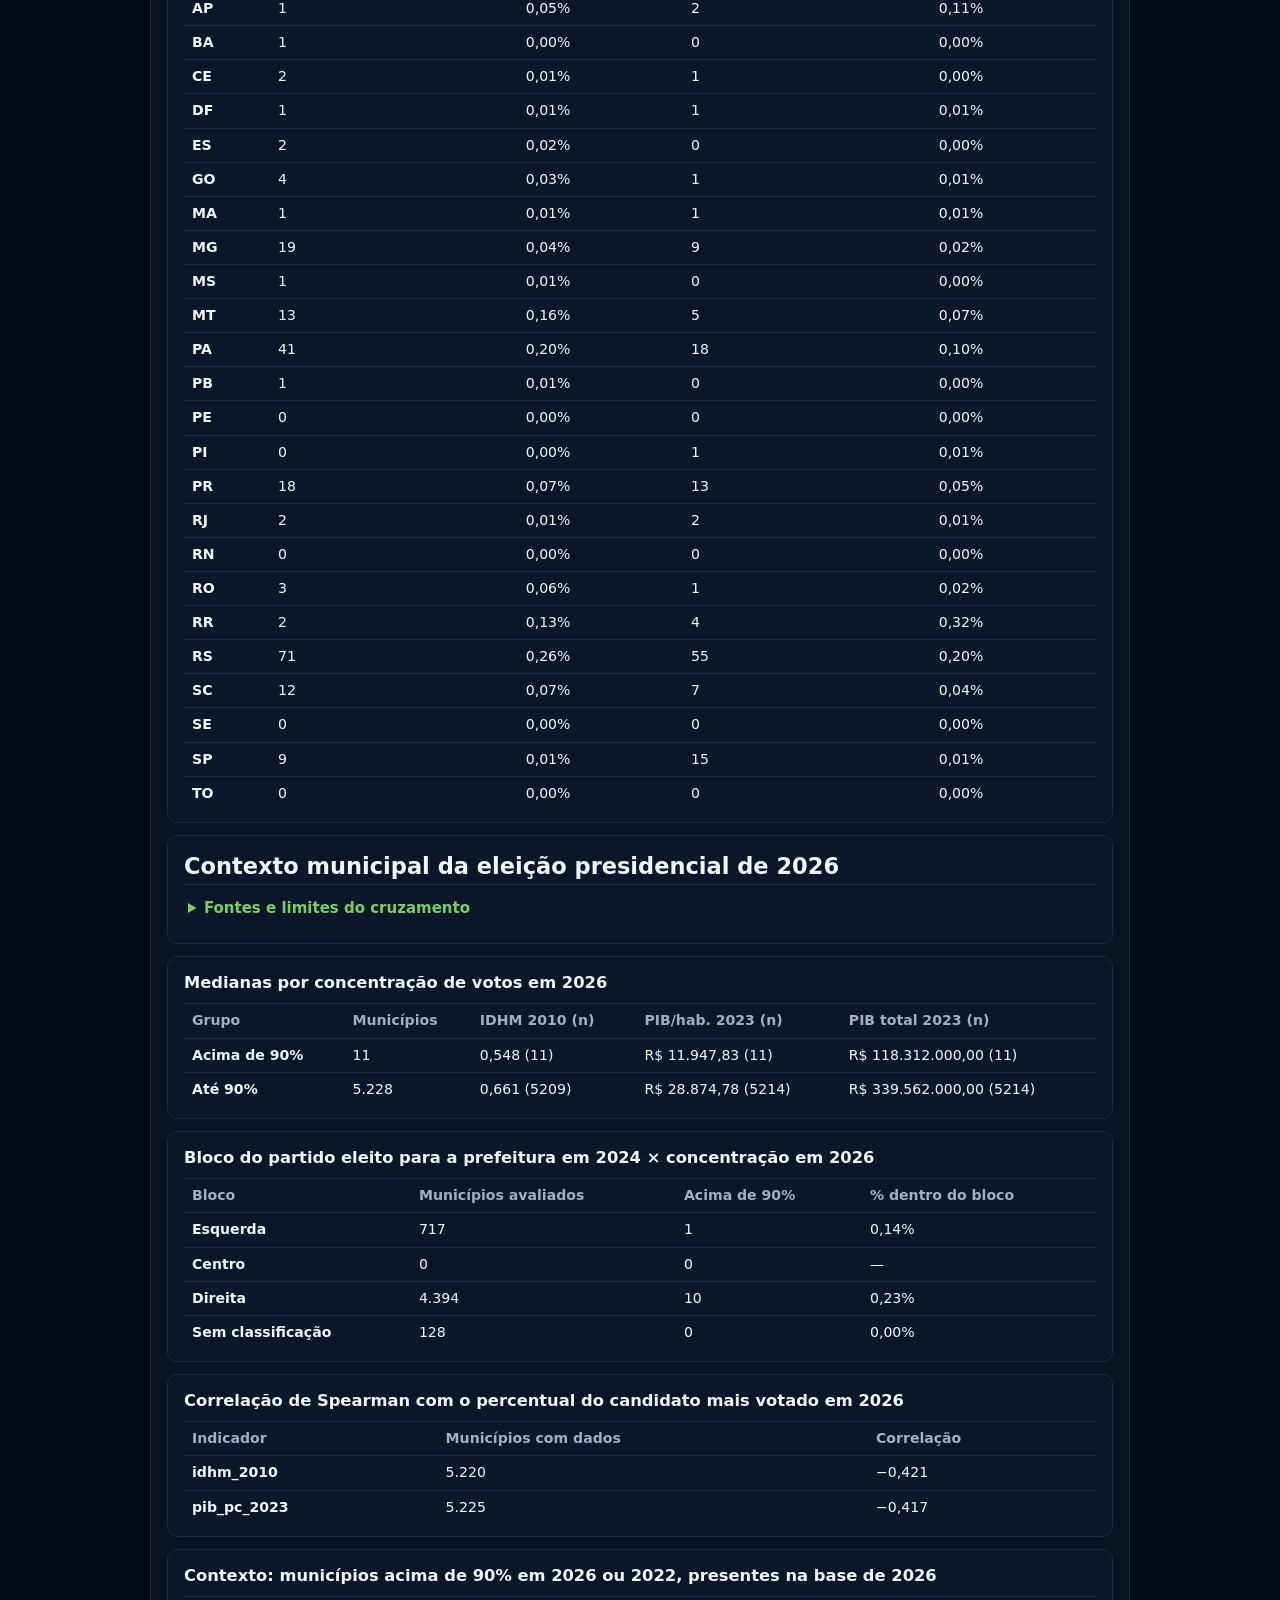
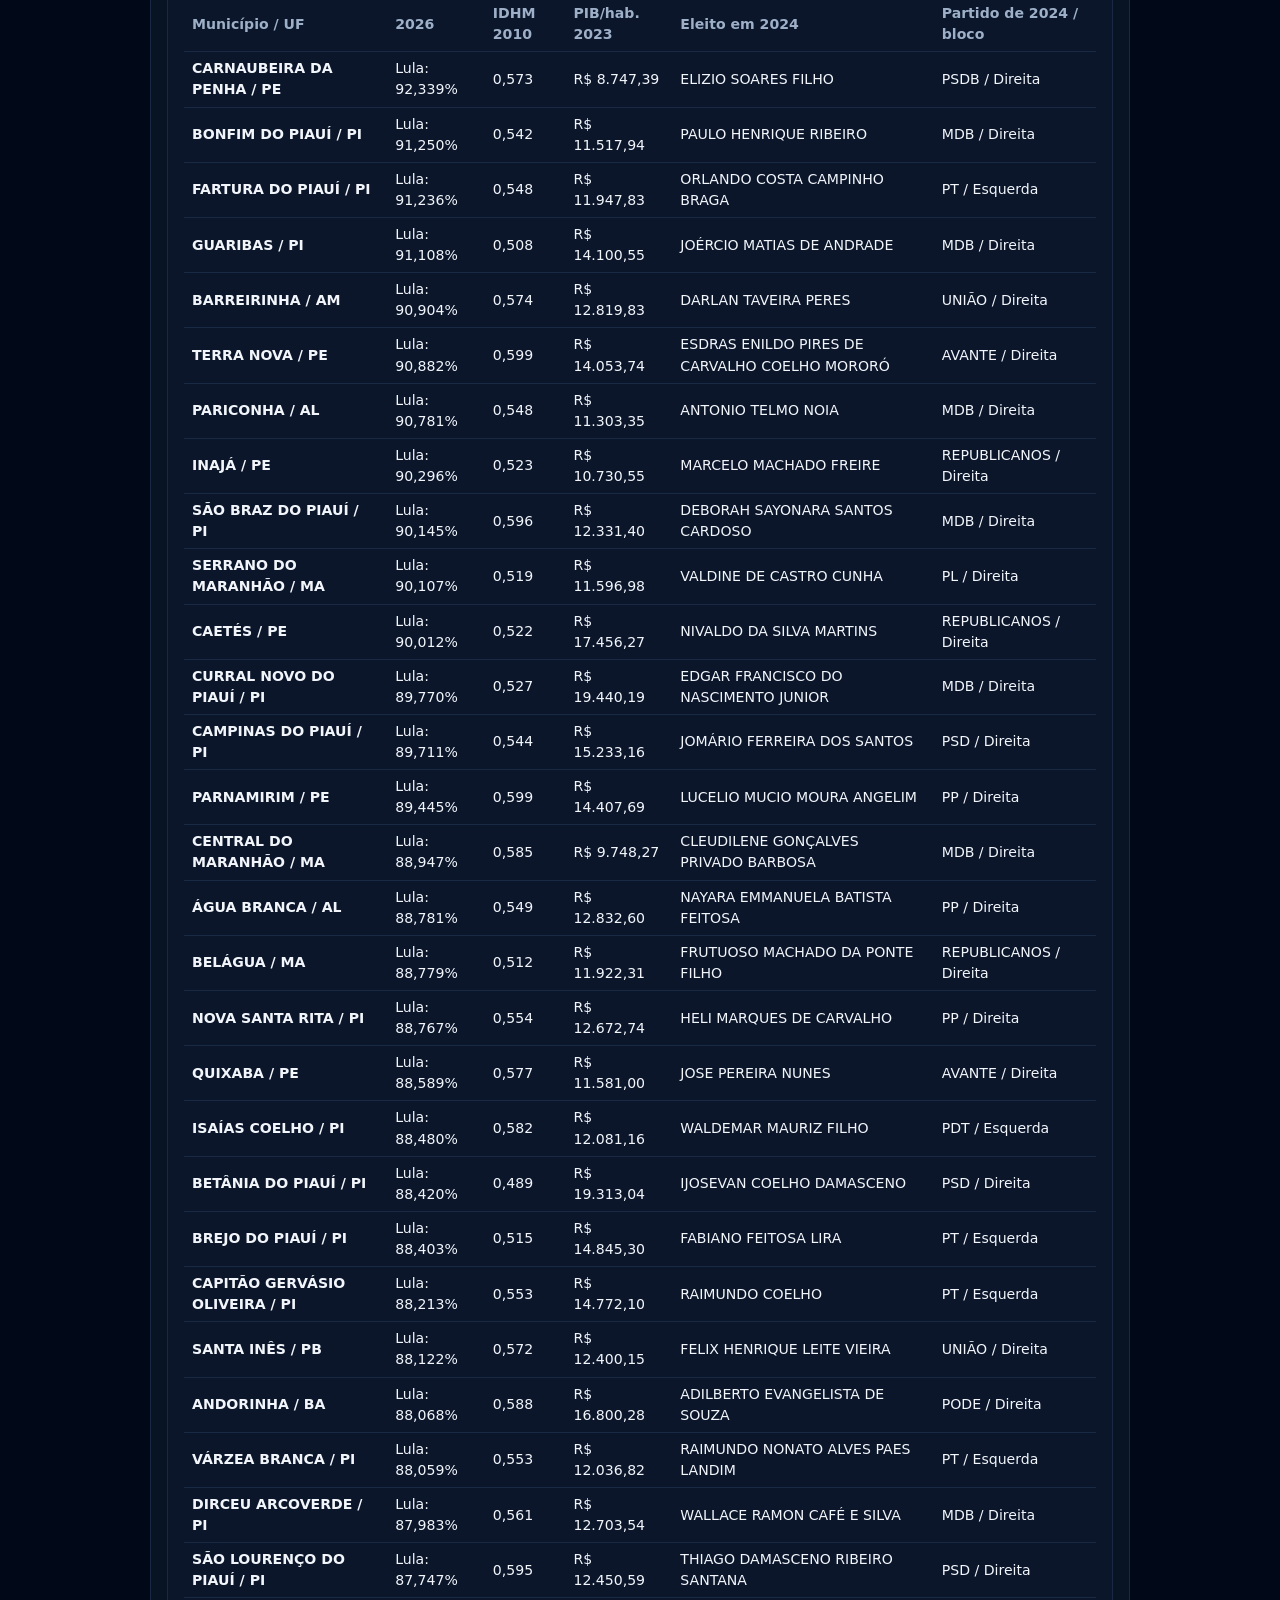
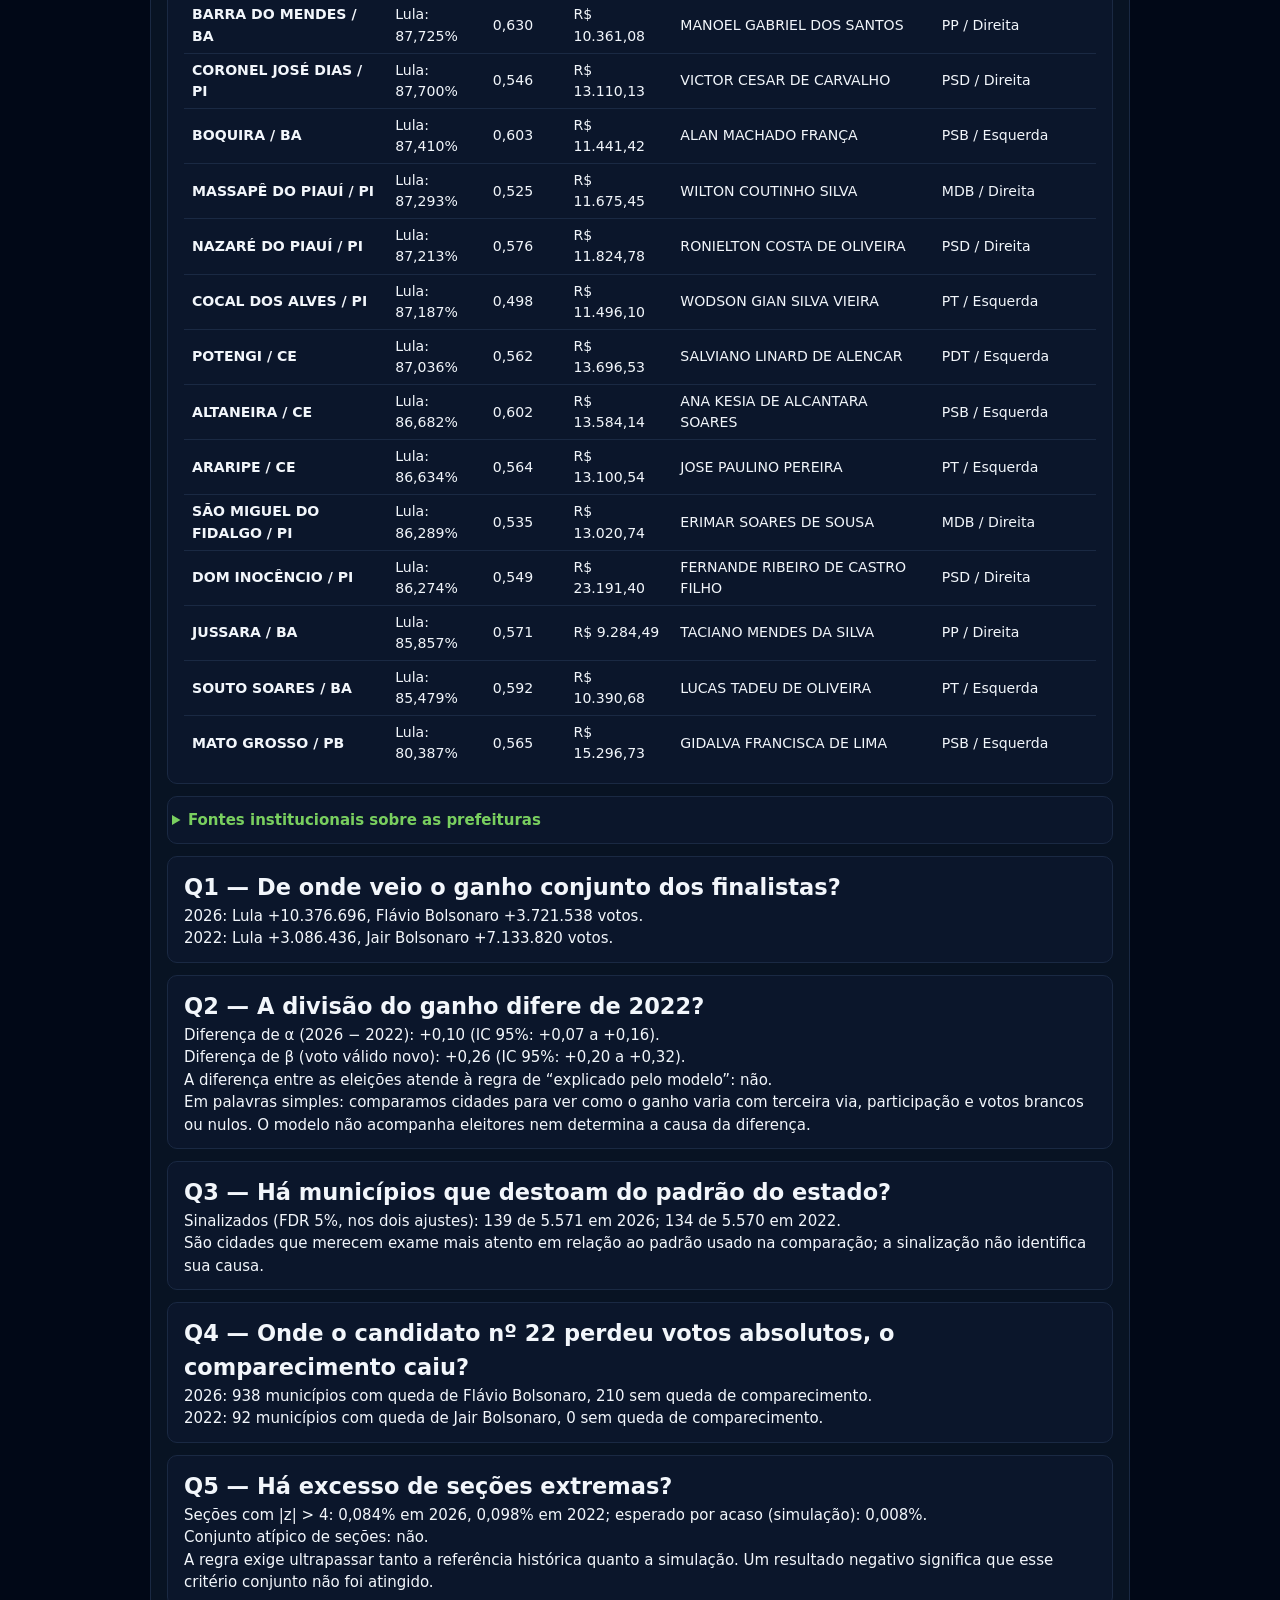
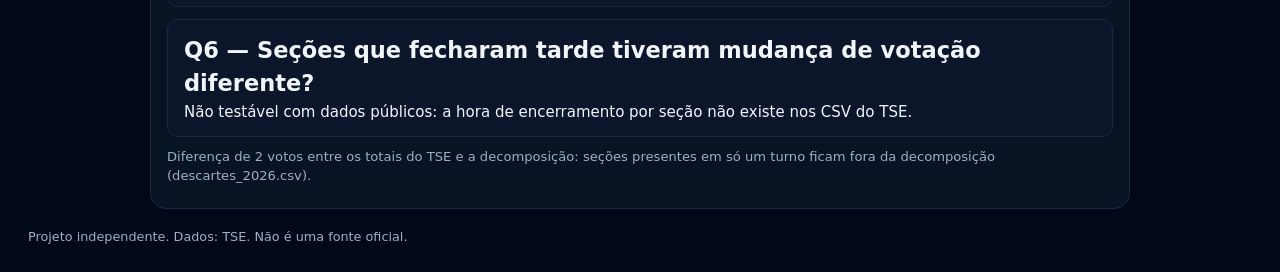
<file: site/data/tabelas.html>
<!doctype html>
<html lang="pt-BR">
<head>
  <meta charset="utf-8">
  <meta name="viewport" content="width=device-width, initial-scale=1">
  <meta http-equiv="Content-Security-Policy" content="default-src 'none'; img-src 'self'; style-src 'self'; base-uri 'none'; form-action 'none'">
  <title>Auditoria Pública – 2º turno 2026: tabelas</title>
  <link rel="icon" type="image/png" href="../assets/icon.png">
  <link rel="stylesheet" href="../style.css">
</head>
<body>
  <main class="painel sem-js">
    <div class="painel-cab"><h1>Tabelas, sem JavaScript</h1><span class="muted">Atualizado em 2026-10-28</span></div>
    <p class="nota">Versão preliminar. Associações entre municípios e seções, com 2022 como controle; um padrão atípico não indica irregularidade. <a href="../index.html">Voltar à página</a>.</p>
    <section class="cartao"><table class="tabela"><caption>Panorama nacional</caption><thead><tr><th scope="col">Indicador</th><th scope="col">Valor</th><th scope="col">Detalhe</th><th scope="col">Variação</th></tr></thead><tbody><tr><th scope="row">Comparecimento 2º turno</th><td>80,78%</td><td>128.236.074 eleitores</td><td>+1,86 p.p. vs 1º turno</td></tr><tr><th scope="row">Votos válidos</th><td>124.082.273</td><td>+4.776.239 vs 1º turno</td><td>+4,00%</td></tr><tr><th scope="row">Lula</th><td>64.256.232</td><td>51,79% dos válidos</td><td>+10.376.694 vs 1º turno</td></tr><tr><th scope="row">Flávio Bolsonaro</th><td>59.826.041</td><td>48,21% dos válidos</td><td>+3.721.538 vs 1º turno</td></tr><tr><th scope="row">Abstenção</th><td>19,22%</td><td>30.509.005 eleitores</td><td>−1,86 p.p. vs 1º turno</td></tr><tr><th scope="row">Brancos / Nulos</th><td>1,12% / 2,12%</td><td>1.430.496 / 2.723.305</td><td>queda vs 1º turno</td></tr></tbody></table></section>
    <section class="cartao"><table class="tabela"><caption>De onde veio o ganho conjunto dos finalistas</caption><thead><tr><th scope="col">Origem</th><th scope="col">Votos</th><th scope="col">Participação</th></tr></thead><tbody><tr><th scope="row">Terceira via</th><td>+9.321.993</td><td>66,1%</td></tr><tr><th scope="row">Mais comparecimento</th><td>+2.960.241</td><td>21,0%</td></tr><tr><th scope="row">Queda de brancos/nulos</th><td>+1.816.000</td><td>12,9%</td></tr><tr><th scope="row">Total</th><td>+14.098.234</td><td></td></tr></tbody></table></section>
    <section class="cartao"><table class="tabela"><caption>Divisão do ganho entre os finalistas</caption><thead><tr><th scope="col">Ano</th><th scope="col">Lula</th><th scope="col">Candidato nº 22</th><th scope="col">Parcela do ganho</th></tr></thead><tbody><tr><th scope="row">2022</th><td>30%</td><td>Jair Bolsonaro</td><td>70%</td></tr><tr><th scope="row">2026</th><td>74%</td><td>Flávio Bolsonaro</td><td>26%</td></tr></tbody></table></section>
    <section class="cartao"><table class="tabela"><caption>Municípios com padrão atípico (Q3), com controle de 2022</caption><thead><tr><th scope="col">Critério</th><th scope="col">Base</th><th scope="col">% dos municípios</th></tr></thead><tbody><tr><th scope="row">2026, sem correção</th><td>p &lt; 0,05</td><td>10,7%</td></tr><tr><th scope="row">2022, controle</th><td>p &lt; 0,05</td><td>10,2%</td></tr><tr><th scope="row">Esperado por acaso</th><td>p &lt; 0,05</td><td>5,0%</td></tr><tr><th scope="row">2026, FDR 5%</th><td>nos dois ajustes</td><td>2,5%</td></tr><tr><th scope="row">2022, FDR 5%</th><td>controle, nos dois ajustes</td><td>2,4%</td></tr></tbody></table></section>
    <section class="cartao"><h2>Como a diferença de votos mudou em 2026?</h2><p>Nos totais nacionais de 2026, incluindo o exterior, Lula terminou o primeiro turno 2.224.965 votos atrás de Flávio Bolsonaro e o segundo 4.430.191 votos à frente. A diferença a favor de Lula mudou em +6.655.156 votos.</p><p>Entre os turnos, Lula teve +10.376.694 votos e Flávio Bolsonaro +3.721.538 votos. A mudança da vantagem é a diferença entre esses dois ganhos líquidos. Ganho líquido é o saldo: entradas menos saídas de votos.</p><p>Os outros candidatos, chamados aqui de terceira via, somavam 9.321.993 votos no primeiro turno. O total de votos válidos também mudou em +4.776.239: o comparecimento variou em +2.960.239 e a redução de brancos e nulos contribuiu com +1.816.000. Essa soma fecha o ganho conjunto dos finalistas; ela não separa a origem dos votos de cada um.</p><p>Lula teve o maior ganho líquido em 2026. Isso é compatível com ter atraído mais eleitores da terceira via, mas também com ter mobilizado quem faltou no primeiro turno, conquistado votos antes brancos ou nulos, ou recebido votos de quem havia escolhido o adversário. Esses movimentos podem ocorrer ao mesmo tempo. Os totais, sozinhos, não demonstram que a terceira via foi a única causa da vitória.</p><p><a href="../index.html#hipoteses">Hipóteses e como investigá-las, em linguagem simples</a>.</p></section>
    <section class="cartao"><h2>Municípios com mais de 90% dos votos válidos</h2><p>2022: 42 de 5.165 municípios avaliados.</p><p>2026: 11 de 5.239 municípios avaliados.</p><p>Nos dois anos: 11 municípios.</p><details class="explicacao"><summary>Como ler esta comparação</summary><p>Segundo turno; votos do candidato divididos pelos válidos. O corte é estritamente maior que 90%, antes de arredondar. A tabela mostra o candidato mais votado em cada ano e inclui cidades que passaram de 90% em pelo menos um ano. Compara códigos municipais do TSE, sem ajuste de limites territoriais. A base contém só seções presentes nos dois turnos; municípios pequenos agrupados em OUTROS e exterior ficam fora. Ausência não significa zero. Análise descritiva adicional, sem teste de irregularidade.</p></details></section>
    <section class="cartao"><table class="tabela"><caption>Comparação municipal: 2º turno de 2026 × 2022</caption><thead><tr><th scope="col">Município / UF (código TSE)</th><th scope="col">2026: líder e votação</th><th scope="col">2022: líder e votação</th><th scope="col">Mais de 90%</th></tr></thead><tbody><tr><th scope="row">CARNAUBEIRA DA PENHA / PE (PE-23167)</th><td>Lula: 92,339% (9.474 / 10.260 válidos); mais de 90%</td><td>Lula: 92,298% (7.945 / 8.608 válidos); mais de 90%</td><td>Nos dois anos</td></tr><tr><th scope="row">BONFIM DO PIAUÍ / PI (PI-10081)</th><td>Lula: 91,250% (3.650 / 4.000 válidos); mais de 90%</td><td>Lula: 92,582% (3.582 / 3.869 válidos); mais de 90%</td><td>Nos dois anos</td></tr><tr><th scope="row">FARTURA DO PIAUÍ / PI (PI-10260)</th><td>Lula: 91,236% (3.477 / 3.811 válidos); mais de 90%</td><td>Lula: 92,521% (3.266 / 3.530 válidos); mais de 90%</td><td>Nos dois anos</td></tr><tr><th scope="row">GUARIBAS / PI (PI-10804)</th><td>Lula: 91,108% (2.961 / 3.250 válidos); mais de 90%</td><td>Lula: 93,857% (2.949 / 3.142 válidos); mais de 90%</td><td>Nos dois anos</td></tr><tr><th scope="row">BARREIRINHA / AM (AM-2119)</th><td>Lula: 90,904% (15.761 / 17.338 válidos); mais de 90%</td><td>Lula: 91,386% (14.079 / 15.406 válidos); mais de 90%</td><td>Nos dois anos</td></tr><tr><th scope="row">TERRA NOVA / PE (PE-26034)</th><td>Lula: 90,882% (6.658 / 7.326 válidos); mais de 90%</td><td>Lula: 92,324% (6.122 / 6.631 válidos); mais de 90%</td><td>Nos dois anos</td></tr><tr><th scope="row">PARICONHA / AL (AL-27022)</th><td>Lula: 90,781% (6.765 / 7.452 válidos); mais de 90%</td><td>Lula: 91,126% (5.771 / 6.333 válidos); mais de 90%</td><td>Nos dois anos</td></tr><tr><th scope="row">INAJÁ / PE (PE-24392)</th><td>Lula: 90,296% (11.380 / 12.603 válidos); mais de 90%</td><td>Lula: 90,297% (9.502 / 10.523 válidos); mais de 90%</td><td>Nos dois anos</td></tr><tr><th scope="row">SÃO BRAZ DO PIAUÍ / PI (PI-10502)</th><td>Lula: 90,145% (3.037 / 3.369 válidos); mais de 90%</td><td>Lula: 92,349% (2.921 / 3.163 válidos); mais de 90%</td><td>Nos dois anos</td></tr><tr><th scope="row">SERRANO DO MARANHÃO / MA (MA-8524)</th><td>Lula: 90,107% (6.057 / 6.722 válidos); mais de 90%</td><td>Lula: 91,871% (5.617 / 6.114 válidos); mais de 90%</td><td>Nos dois anos</td></tr><tr><th scope="row">CAETÉS / PE (PE-23639)</th><td>Lula: 90,012% (14.617 / 16.239 válidos); mais de 90%</td><td>Lula: 90,817% (12.668 / 13.949 válidos); mais de 90%</td><td>Nos dois anos</td></tr><tr><th scope="row">CURRAL NOVO DO PIAUÍ / PI (PI-12181)</th><td>Lula: 89,770% (3.984 / 4.438 válidos); até 90%</td><td>Lula: 92,074% (3.392 / 3.684 válidos); mais de 90%</td><td>Só em 2022</td></tr><tr><th scope="row">CAMPINAS DO PIAUÍ / PI (PI-10413)</th><td>Lula: 89,711% (3.723 / 4.150 válidos); até 90%</td><td>Lula: 93,107% (3.674 / 3.946 válidos); mais de 90%</td><td>Só em 2022</td></tr><tr><th scope="row">PARNAMIRIM / PE (PE-25070)</th><td>Lula: 89,445% (13.372 / 14.950 válidos); até 90%</td><td>Lula: 90,551% (12.468 / 13.769 válidos); mais de 90%</td><td>Só em 2022</td></tr><tr><th scope="row">CENTRAL DO MARANHÃO / MA (MA-7420)</th><td>Lula: 88,947% (4.732 / 5.320 válidos); até 90%</td><td>Lula: 90,559% (4.604 / 5.084 válidos); mais de 90%</td><td>Só em 2022</td></tr><tr><th scope="row">ÁGUA BRANCA / AL (AL-27014)</th><td>Lula: 88,781% (10.525 / 11.855 válidos); até 90%</td><td>Lula: 90,350% (9.400 / 10.404 válidos); mais de 90%</td><td>Só em 2022</td></tr><tr><th scope="row">BELÁGUA / MA (MA-7161)</th><td>Lula: 88,779% (5.673 / 6.390 válidos); até 90%</td><td>Lula: 90,963% (5.103 / 5.610 válidos); mais de 90%</td><td>Só em 2022</td></tr><tr><th scope="row">NOVA SANTA RITA / PI (PI-10960)</th><td>Lula: 88,767% (2.995 / 3.374 válidos); até 90%</td><td>Lula: 92,033% (2.934 / 3.188 válidos); mais de 90%</td><td>Só em 2022</td></tr><tr><th scope="row">QUIXABA / PE (PE-23000)</th><td>Lula: 88,589% (4.635 / 5.232 válidos); até 90%</td><td>Lula: 90,210% (4.340 / 4.811 válidos); mais de 90%</td><td>Só em 2022</td></tr><tr><th scope="row">ISAÍAS COELHO / PI (PI-10979)</th><td>Lula: 88,480% (4.639 / 5.243 válidos); até 90%</td><td>Lula: 92,087% (4.469 / 4.853 válidos); mais de 90%</td><td>Só em 2022</td></tr><tr><th scope="row">BETÂNIA DO PIAUÍ / PI (PI-12122)</th><td>Lula: 88,420% (4.383 / 4.957 válidos); até 90%</td><td>Lula: 91,297% (3.955 / 4.332 válidos); mais de 90%</td><td>Só em 2022</td></tr><tr><th scope="row">BREJO DO PIAUÍ / PI (PI-10642)</th><td>Lula: 88,403% (2.790 / 3.156 válidos); até 90%</td><td>Lula: 90,415% (2.745 / 3.036 válidos); mais de 90%</td><td>Só em 2022</td></tr><tr><th scope="row">CAPITÃO GERVÁSIO OLIVEIRA / PI (PI-10707)</th><td>Lula: 88,213% (2.971 / 3.368 válidos); até 90%</td><td>Lula: 92,444% (2.765 / 2.991 válidos); mais de 90%</td><td>Só em 2022</td></tr><tr><th scope="row">SANTA INÊS / PB (PB-19569)</th><td>Lula: 88,122% (2.604 / 2.955 válidos); até 90%</td><td>Lula: 91,739% (2.554 / 2.784 válidos); mais de 90%</td><td>Só em 2022</td></tr><tr><th scope="row">ANDORINHA / BA (BA-33260)</th><td>Lula: 88,068% (10.038 / 11.398 válidos); até 90%</td><td>Lula: 90,265% (8.929 / 9.892 válidos); mais de 90%</td><td>Só em 2022</td></tr><tr><th scope="row">VÁRZEA BRANCA / PI (PI-10588)</th><td>Lula: 88,059% (3.348 / 3.802 válidos); até 90%</td><td>Lula: 90,291% (3.255 / 3.605 válidos); mais de 90%</td><td>Só em 2022</td></tr><tr><th scope="row">DIRCEU ARCOVERDE / PI (PI-12297)</th><td>Lula: 87,983% (4.642 / 5.276 válidos); até 90%</td><td>Lula: 90,179% (4.242 / 4.704 válidos); mais de 90%</td><td>Só em 2022</td></tr><tr><th scope="row">SÃO LOURENÇO DO PIAUÍ / PI (PI-10561)</th><td>Lula: 87,747% (3.552 / 4.048 válidos); até 90%</td><td>Lula: 91,679% (3.647 / 3.978 válidos); mais de 90%</td><td>Só em 2022</td></tr><tr><th scope="row">BARRA DO MENDES / BA (BA-33596)</th><td>Lula: 87,725% (8.740 / 9.963 válidos); até 90%</td><td>Lula: 90,103% (8.585 / 9.528 válidos); mais de 90%</td><td>Só em 2022</td></tr><tr><th scope="row">CORONEL JOSÉ DIAS / PI (PI-10243)</th><td>Lula: 87,700% (3.886 / 4.431 válidos); até 90%</td><td>Lula: 91,948% (3.597 / 3.912 válidos); mais de 90%</td><td>Só em 2022</td></tr><tr><th scope="row">BOQUIRA / BA (BA-33812)</th><td>Lula: 87,410% (11.338 / 12.971 válidos); até 90%</td><td>Lula: 91,606% (11.154 / 12.176 válidos); mais de 90%</td><td>Só em 2022</td></tr><tr><th scope="row">MASSAPÊ DO PIAUÍ / PI (PI-12467)</th><td>Lula: 87,293% (4.218 / 4.832 válidos); até 90%</td><td>Lula: 90,823% (4.107 / 4.522 válidos); mais de 90%</td><td>Só em 2022</td></tr><tr><th scope="row">NAZARÉ DO PIAUÍ / PI (PI-11339)</th><td>Lula: 87,213% (4.563 / 5.232 válidos); até 90%</td><td>Lula: 90,513% (4.484 / 4.954 válidos); mais de 90%</td><td>Só em 2022</td></tr><tr><th scope="row">COCAL DOS ALVES / PI (PI-12696)</th><td>Lula: 87,187% (4.035 / 4.628 válidos); até 90%</td><td>Lula: 90,787% (3.912 / 4.309 válidos); mais de 90%</td><td>Só em 2022</td></tr><tr><th scope="row">POTENGI / CE (CE-15253)</th><td>Lula: 87,036% (5.935 / 6.819 válidos); até 90%</td><td>Lula: 90,135% (5.263 / 5.839 válidos); mais de 90%</td><td>Só em 2022</td></tr><tr><th scope="row">ALTANEIRA / CE (CE-13110)</th><td>Lula: 86,682% (4.823 / 5.564 válidos); até 90%</td><td>Lula: 90,822% (4.532 / 4.990 válidos); mais de 90%</td><td>Só em 2022</td></tr><tr><th scope="row">ARARIPE / CE (CE-13250)</th><td>Lula: 86,634% (12.354 / 14.260 válidos); até 90%</td><td>Lula: 91,484% (11.860 / 12.964 válidos); mais de 90%</td><td>Só em 2022</td></tr><tr><th scope="row">SÃO MIGUEL DO FIDALGO / PI (PI-12700)</th><td>Lula: 86,289% (1.932 / 2.239 válidos); até 90%</td><td>Lula: 90,779% (1.910 / 2.104 válidos); mais de 90%</td><td>Só em 2022</td></tr><tr><th scope="row">DOM INOCÊNCIO / PI (PI-10685)</th><td>Lula: 86,274% (5.443 / 6.309 válidos); até 90%</td><td>Lula: 90,334% (5.252 / 5.814 válidos); mais de 90%</td><td>Só em 2022</td></tr><tr><th scope="row">JUSSARA / BA (BA-36714)</th><td>Lula: 85,857% (9.901 / 11.532 válidos); até 90%</td><td>Lula: 90,119% (9.230 / 10.242 válidos); mais de 90%</td><td>Só em 2022</td></tr><tr><th scope="row">SOUTO SOARES / BA (BA-39152)</th><td>Lula: 85,479% (9.966 / 11.659 válidos); até 90%</td><td>Lula: 90,259% (9.887 / 10.954 válidos); mais de 90%</td><td>Só em 2022</td></tr><tr><th scope="row">MATO GROSSO / PB (PB-19488)</th><td>Lula: 80,387% (1.787 / 2.223 válidos); até 90%</td><td>Lula: 90,512% (1.946 / 2.150 válidos); mais de 90%</td><td>Só em 2022</td></tr></tbody></table></section>
    <section class="cartao"><h2>Seções com até 10 votos — 2º turno</h2><details class="explicacao"><summary>Como contamos as seções</summary><p>De zero a dez votos, inclusive. Uma seção é a combinação de UF, município, zona e número da seção. Entram todas as seções com votos válidos no segundo turno, sem exigir presença no primeiro e sem piso de tamanho. Seções sem válidos ficam fora. Brasil exclui exterior; os dois recortes adicionais mostram o efeito dessa escolha. A unidade é a seção apurada, não o equipamento físico da urna.</p><p>Até dez votos é um limite absoluto; mais de 90% é uma proporção dos válidos, calculada sem arredondar. Dez de cinquenta votos equivalem a 20%; dez de trezentos, a 3,33%. As contagens de 2022 e 2026 são de universos próprios, sem parear seções entre eleições. Análise descritiva adicional; isoladamente, essas contagens não demonstram irregularidade.</p></details></section>
    <section class="cartao"><table class="tabela"><caption>Seções: Brasil, sem exterior</caption><thead><tr><th scope="col">Ano / candidato</th><th scope="col">Seções avaliadas</th><th scope="col">Zero voto</th><th scope="col">1–5 votos</th><th scope="col">6–10 votos</th><th scope="col">Até 10 votos</th><th scope="col">% das seções</th><th scope="col">Mais de 90% dos válidos</th></tr></thead><tbody><tr><th scope="row">2026 — Flávio Bolsonaro</th><td>497.897</td><td>106</td><td>1.044</td><td>1.879</td><td>3.029</td><td>0,61%</td><td>368</td></tr><tr><th scope="row">2026 — Lula</th><td>497.897</td><td>4</td><td>59</td><td>149</td><td>212</td><td>0,04%</td><td>6.802</td></tr><tr><th scope="row">2022 — Jair Bolsonaro</th><td>471.010</td><td>141</td><td>1.438</td><td>2.518</td><td>4.097</td><td>0,87%</td><td>199</td></tr><tr><th scope="row">2022 — Lula</th><td>471.010</td><td>2</td><td>34</td><td>109</td><td>145</td><td>0,03%</td><td>9.424</td></tr></tbody></table></section>
    <section class="cartao"><table class="tabela"><caption>Seções: Exterior</caption><thead><tr><th scope="col">Ano / candidato</th><th scope="col">Seções avaliadas</th><th scope="col">Zero voto</th><th scope="col">1–5 votos</th><th scope="col">6–10 votos</th><th scope="col">Até 10 votos</th><th scope="col">% das seções</th><th scope="col">Mais de 90% dos válidos</th></tr></thead><tbody><tr><th scope="row">2026 — Flávio Bolsonaro</th><td>1.308</td><td>0</td><td>8</td><td>5</td><td>13</td><td>0,99%</td><td>10</td></tr><tr><th scope="row">2026 — Lula</th><td>1.308</td><td>0</td><td>5</td><td>10</td><td>15</td><td>1,15%</td><td>14</td></tr><tr><th scope="row">2022 — Jair Bolsonaro</th><td>1.017</td><td>2</td><td>9</td><td>9</td><td>20</td><td>1,97%</td><td>14</td></tr><tr><th scope="row">2022 — Lula</th><td>1.017</td><td>2</td><td>6</td><td>7</td><td>15</td><td>1,47%</td><td>9</td></tr></tbody></table></section>
    <section class="cartao"><table class="tabela"><caption>Seções: Brasil + exterior</caption><thead><tr><th scope="col">Ano / candidato</th><th scope="col">Seções avaliadas</th><th scope="col">Zero voto</th><th scope="col">1–5 votos</th><th scope="col">6–10 votos</th><th scope="col">Até 10 votos</th><th scope="col">% das seções</th><th scope="col">Mais de 90% dos válidos</th></tr></thead><tbody><tr><th scope="row">2026 — Flávio Bolsonaro</th><td>499.205</td><td>106</td><td>1.052</td><td>1.884</td><td>3.042</td><td>0,61%</td><td>378</td></tr><tr><th scope="row">2026 — Lula</th><td>499.205</td><td>4</td><td>64</td><td>159</td><td>227</td><td>0,05%</td><td>6.816</td></tr><tr><th scope="row">2022 — Jair Bolsonaro</th><td>472.027</td><td>143</td><td>1.447</td><td>2.527</td><td>4.117</td><td>0,87%</td><td>213</td></tr><tr><th scope="row">2022 — Lula</th><td>472.027</td><td>4</td><td>40</td><td>116</td><td>160</td><td>0,03%</td><td>9.433</td></tr></tbody></table></section>
    <section class="cartao"><table class="tabela"><caption>Até 10 votos por UF: Flávio Bolsonaro (2026) / Jair Bolsonaro (2022)</caption><thead><tr><th scope="col">UF</th><th scope="col">2026: seções</th><th scope="col">2026: %</th><th scope="col">2022: seções</th><th scope="col">2022: %</th></tr></thead><tbody><tr><th scope="row">AC</th><td>22</td><td>0,97%</td><td>15</td><td>0,71%</td></tr><tr><th scope="row">AL</th><td>15</td><td>0,21%</td><td>13</td><td>0,20%</td></tr><tr><th scope="row">AM</th><td>260</td><td>3,19%</td><td>239</td><td>3,21%</td></tr><tr><th scope="row">AP</th><td>28</td><td>1,46%</td><td>21</td><td>1,21%</td></tr><tr><th scope="row">BA</th><td>466</td><td>1,31%</td><td>868</td><td>2,52%</td></tr><tr><th scope="row">CE</th><td>235</td><td>0,99%</td><td>519</td><td>2,28%</td></tr><tr><th scope="row">DF</th><td>5</td><td>0,07%</td><td>4</td><td>0,06%</td></tr><tr><th scope="row">ES</th><td>9</td><td>0,09%</td><td>12</td><td>0,13%</td></tr><tr><th scope="row">GO</th><td>14</td><td>0,09%</td><td>12</td><td>0,08%</td></tr><tr><th scope="row">MA</th><td>788</td><td>4,36%</td><td>922</td><td>5,61%</td></tr><tr><th scope="row">MG</th><td>175</td><td>0,34%</td><td>287</td><td>0,57%</td></tr><tr><th scope="row">MS</th><td>42</td><td>0,59%</td><td>38</td><td>0,55%</td></tr><tr><th scope="row">MT</th><td>51</td><td>0,62%</td><td>36</td><td>0,47%</td></tr><tr><th scope="row">PA</th><td>283</td><td>1,36%</td><td>251</td><td>1,38%</td></tr><tr><th scope="row">PB</th><td>26</td><td>0,24%</td><td>34</td><td>0,35%</td></tr><tr><th scope="row">PE</th><td>103</td><td>0,48%</td><td>171</td><td>0,83%</td></tr><tr><th scope="row">PI</th><td>312</td><td>3,05%</td><td>452</td><td>5,04%</td></tr><tr><th scope="row">PR</th><td>14</td><td>0,05%</td><td>6</td><td>0,02%</td></tr><tr><th scope="row">RJ</th><td>2</td><td>0,01%</td><td>1</td><td>0,00%</td></tr><tr><th scope="row">RN</th><td>7</td><td>0,09%</td><td>9</td><td>0,12%</td></tr><tr><th scope="row">RO</th><td>14</td><td>0,30%</td><td>7</td><td>0,17%</td></tr><tr><th scope="row">RR</th><td>18</td><td>1,18%</td><td>10</td><td>0,79%</td></tr><tr><th scope="row">RS</th><td>24</td><td>0,09%</td><td>37</td><td>0,14%</td></tr><tr><th scope="row">SC</th><td>9</td><td>0,05%</td><td>19</td><td>0,12%</td></tr><tr><th scope="row">SE</th><td>16</td><td>0,27%</td><td>22</td><td>0,40%</td></tr><tr><th scope="row">SP</th><td>49</td><td>0,05%</td><td>69</td><td>0,07%</td></tr><tr><th scope="row">TO</th><td>42</td><td>0,96%</td><td>23</td><td>0,58%</td></tr></tbody></table></section>
    <section class="cartao"><table class="tabela"><caption>Até 10 votos por UF: Lula (2026) / Lula (2022)</caption><thead><tr><th scope="col">UF</th><th scope="col">2026: seções</th><th scope="col">2026: %</th><th scope="col">2022: seções</th><th scope="col">2022: %</th></tr></thead><tbody><tr><th scope="row">AC</th><td>3</td><td>0,13%</td><td>6</td><td>0,28%</td></tr><tr><th scope="row">AL</th><td>0</td><td>0,00%</td><td>0</td><td>0,00%</td></tr><tr><th scope="row">AM</th><td>5</td><td>0,06%</td><td>3</td><td>0,04%</td></tr><tr><th scope="row">AP</th><td>1</td><td>0,05%</td><td>2</td><td>0,11%</td></tr><tr><th scope="row">BA</th><td>1</td><td>0,00%</td><td>0</td><td>0,00%</td></tr><tr><th scope="row">CE</th><td>2</td><td>0,01%</td><td>1</td><td>0,00%</td></tr><tr><th scope="row">DF</th><td>1</td><td>0,01%</td><td>1</td><td>0,01%</td></tr><tr><th scope="row">ES</th><td>2</td><td>0,02%</td><td>0</td><td>0,00%</td></tr><tr><th scope="row">GO</th><td>4</td><td>0,03%</td><td>1</td><td>0,01%</td></tr><tr><th scope="row">MA</th><td>1</td><td>0,01%</td><td>1</td><td>0,01%</td></tr><tr><th scope="row">MG</th><td>19</td><td>0,04%</td><td>9</td><td>0,02%</td></tr><tr><th scope="row">MS</th><td>1</td><td>0,01%</td><td>0</td><td>0,00%</td></tr><tr><th scope="row">MT</th><td>13</td><td>0,16%</td><td>5</td><td>0,07%</td></tr><tr><th scope="row">PA</th><td>41</td><td>0,20%</td><td>18</td><td>0,10%</td></tr><tr><th scope="row">PB</th><td>1</td><td>0,01%</td><td>0</td><td>0,00%</td></tr><tr><th scope="row">PE</th><td>0</td><td>0,00%</td><td>0</td><td>0,00%</td></tr><tr><th scope="row">PI</th><td>0</td><td>0,00%</td><td>1</td><td>0,01%</td></tr><tr><th scope="row">PR</th><td>18</td><td>0,07%</td><td>13</td><td>0,05%</td></tr><tr><th scope="row">RJ</th><td>2</td><td>0,01%</td><td>2</td><td>0,01%</td></tr><tr><th scope="row">RN</th><td>0</td><td>0,00%</td><td>0</td><td>0,00%</td></tr><tr><th scope="row">RO</th><td>3</td><td>0,06%</td><td>1</td><td>0,02%</td></tr><tr><th scope="row">RR</th><td>2</td><td>0,13%</td><td>4</td><td>0,32%</td></tr><tr><th scope="row">RS</th><td>71</td><td>0,26%</td><td>55</td><td>0,20%</td></tr><tr><th scope="row">SC</th><td>12</td><td>0,07%</td><td>7</td><td>0,04%</td></tr><tr><th scope="row">SE</th><td>0</td><td>0,00%</td><td>0</td><td>0,00%</td></tr><tr><th scope="row">SP</th><td>9</td><td>0,01%</td><td>15</td><td>0,01%</td></tr><tr><th scope="row">TO</th><td>0</td><td>0,00%</td><td>0</td><td>0,00%</td></tr></tbody></table></section>
    <section class="cartao"><h2>Contexto municipal da eleição presidencial de 2026</h2><details class="explicacao"><summary>Fontes e limites do cruzamento</summary><p>IDHM de 2010 (Atlas/PNUD/Ipea/FJP, via Ipeadata); PIB e PIB por habitante de 2023 (IBGE); prefeitos e partidos eleitos em 2024 (TSE). PIB por habitante não é renda das pessoas. Categorias partidárias da tabela 1 de Bolognesi et al. (2025), pesquisa de 2022; centro-esquerda e extrema esquerda agrupadas em Esquerda; centro-direita e extrema direita em Direita. Siglas não presentes ficam sem classificação. Isso não mede a posição pessoal do prefeito nem seu apoio presidencial. O partido atual não foi verificado.</p><p>Cada município tem o mesmo peso; sem ajuste por região ou porte. Medianas usam apenas os casos com indicador disponível. A votação de 2022 é referência eleitoral; governos de 2024 não são atribuídos a 2022. As associações não demonstram causalidade ou irregularidade. <a href="../index.html#exp-contexto">Fontes e metodologia no painel</a>.</p></details></section>
    <section class="cartao"><table class="tabela"><caption>Medianas por concentração de votos em 2026</caption><thead><tr><th scope="col">Grupo</th><th scope="col">Municípios</th><th scope="col">IDHM 2010 (n)</th><th scope="col">PIB/hab. 2023 (n)</th><th scope="col">PIB total 2023 (n)</th></tr></thead><tbody><tr><th scope="row">Acima de 90%</th><td>11</td><td>0,548 (11)</td><td>R$ 11.947,83 (11)</td><td>R$ 118.312.000,00 (11)</td></tr><tr><th scope="row">Até 90%</th><td>5.228</td><td>0,661 (5209)</td><td>R$ 28.874,78 (5214)</td><td>R$ 339.562.000,00 (5214)</td></tr></tbody></table></section>
    <section class="cartao"><table class="tabela"><caption>Bloco do partido eleito para a prefeitura em 2024 × concentração em 2026</caption><thead><tr><th scope="col">Bloco</th><th scope="col">Municípios avaliados</th><th scope="col">Acima de 90%</th><th scope="col">% dentro do bloco</th></tr></thead><tbody><tr><th scope="row">Esquerda</th><td>717</td><td>1</td><td>0,14%</td></tr><tr><th scope="row">Centro</th><td>0</td><td>0</td><td>—</td></tr><tr><th scope="row">Direita</th><td>4.394</td><td>10</td><td>0,23%</td></tr><tr><th scope="row">Sem classificação</th><td>128</td><td>0</td><td>0,00%</td></tr></tbody></table></section>
    <section class="cartao"><table class="tabela"><caption>Correlação de Spearman com o percentual do candidato mais votado em 2026</caption><thead><tr><th scope="col">Indicador</th><th scope="col">Municípios com dados</th><th scope="col">Correlação</th></tr></thead><tbody><tr><th scope="row">idhm_2010</th><td>5.220</td><td>−0,421</td></tr><tr><th scope="row">pib_pc_2023</th><td>5.225</td><td>−0,417</td></tr></tbody></table></section>
    <section class="cartao"><table class="tabela"><caption>Contexto: municípios acima de 90% em 2026 ou 2022, presentes na base de 2026</caption><thead><tr><th scope="col">Município / UF</th><th scope="col">2026</th><th scope="col">IDHM 2010</th><th scope="col">PIB/hab. 2023</th><th scope="col">Eleito em 2024</th><th scope="col">Partido de 2024 / bloco</th></tr></thead><tbody><tr><th scope="row">CARNAUBEIRA DA PENHA / PE</th><td>Lula: 92,339%</td><td>0,573</td><td>R$ 8.747,39</td><td>ELIZIO SOARES FILHO</td><td>PSDB / Direita</td></tr><tr><th scope="row">BONFIM DO PIAUÍ / PI</th><td>Lula: 91,250%</td><td>0,542</td><td>R$ 11.517,94</td><td>PAULO HENRIQUE RIBEIRO</td><td>MDB / Direita</td></tr><tr><th scope="row">FARTURA DO PIAUÍ / PI</th><td>Lula: 91,236%</td><td>0,548</td><td>R$ 11.947,83</td><td>ORLANDO COSTA CAMPINHO BRAGA</td><td>PT / Esquerda</td></tr><tr><th scope="row">GUARIBAS / PI</th><td>Lula: 91,108%</td><td>0,508</td><td>R$ 14.100,55</td><td>JOÉRCIO MATIAS DE ANDRADE</td><td>MDB / Direita</td></tr><tr><th scope="row">BARREIRINHA / AM</th><td>Lula: 90,904%</td><td>0,574</td><td>R$ 12.819,83</td><td>DARLAN TAVEIRA PERES</td><td>UNIÃO / Direita</td></tr><tr><th scope="row">TERRA NOVA / PE</th><td>Lula: 90,882%</td><td>0,599</td><td>R$ 14.053,74</td><td>ESDRAS ENILDO PIRES DE CARVALHO COELHO MORORÓ</td><td>AVANTE / Direita</td></tr><tr><th scope="row">PARICONHA / AL</th><td>Lula: 90,781%</td><td>0,548</td><td>R$ 11.303,35</td><td>ANTONIO TELMO NOIA</td><td>MDB / Direita</td></tr><tr><th scope="row">INAJÁ / PE</th><td>Lula: 90,296%</td><td>0,523</td><td>R$ 10.730,55</td><td>MARCELO MACHADO FREIRE</td><td>REPUBLICANOS / Direita</td></tr><tr><th scope="row">SÃO BRAZ DO PIAUÍ / PI</th><td>Lula: 90,145%</td><td>0,596</td><td>R$ 12.331,40</td><td>DEBORAH SAYONARA SANTOS CARDOSO</td><td>MDB / Direita</td></tr><tr><th scope="row">SERRANO DO MARANHÃO / MA</th><td>Lula: 90,107%</td><td>0,519</td><td>R$ 11.596,98</td><td>VALDINE DE CASTRO CUNHA</td><td>PL / Direita</td></tr><tr><th scope="row">CAETÉS / PE</th><td>Lula: 90,012%</td><td>0,522</td><td>R$ 17.456,27</td><td>NIVALDO DA SILVA MARTINS</td><td>REPUBLICANOS / Direita</td></tr><tr><th scope="row">CURRAL NOVO DO PIAUÍ / PI</th><td>Lula: 89,770%</td><td>0,527</td><td>R$ 19.440,19</td><td>EDGAR FRANCISCO DO NASCIMENTO JUNIOR</td><td>MDB / Direita</td></tr><tr><th scope="row">CAMPINAS DO PIAUÍ / PI</th><td>Lula: 89,711%</td><td>0,544</td><td>R$ 15.233,16</td><td>JOMÁRIO FERREIRA DOS SANTOS</td><td>PSD / Direita</td></tr><tr><th scope="row">PARNAMIRIM / PE</th><td>Lula: 89,445%</td><td>0,599</td><td>R$ 14.407,69</td><td>LUCELIO MUCIO MOURA ANGELIM</td><td>PP / Direita</td></tr><tr><th scope="row">CENTRAL DO MARANHÃO / MA</th><td>Lula: 88,947%</td><td>0,585</td><td>R$ 9.748,27</td><td>CLEUDILENE GONÇALVES PRIVADO BARBOSA</td><td>MDB / Direita</td></tr><tr><th scope="row">ÁGUA BRANCA / AL</th><td>Lula: 88,781%</td><td>0,549</td><td>R$ 12.832,60</td><td>NAYARA EMMANUELA BATISTA FEITOSA</td><td>PP / Direita</td></tr><tr><th scope="row">BELÁGUA / MA</th><td>Lula: 88,779%</td><td>0,512</td><td>R$ 11.922,31</td><td>FRUTUOSO MACHADO DA PONTE FILHO</td><td>REPUBLICANOS / Direita</td></tr><tr><th scope="row">NOVA SANTA RITA / PI</th><td>Lula: 88,767%</td><td>0,554</td><td>R$ 12.672,74</td><td>HELI MARQUES DE CARVALHO</td><td>PP / Direita</td></tr><tr><th scope="row">QUIXABA / PE</th><td>Lula: 88,589%</td><td>0,577</td><td>R$ 11.581,00</td><td>JOSE PEREIRA NUNES</td><td>AVANTE / Direita</td></tr><tr><th scope="row">ISAÍAS COELHO / PI</th><td>Lula: 88,480%</td><td>0,582</td><td>R$ 12.081,16</td><td>WALDEMAR MAURIZ FILHO</td><td>PDT / Esquerda</td></tr><tr><th scope="row">BETÂNIA DO PIAUÍ / PI</th><td>Lula: 88,420%</td><td>0,489</td><td>R$ 19.313,04</td><td>IJOSEVAN COELHO DAMASCENO</td><td>PSD / Direita</td></tr><tr><th scope="row">BREJO DO PIAUÍ / PI</th><td>Lula: 88,403%</td><td>0,515</td><td>R$ 14.845,30</td><td>FABIANO FEITOSA LIRA</td><td>PT / Esquerda</td></tr><tr><th scope="row">CAPITÃO GERVÁSIO OLIVEIRA / PI</th><td>Lula: 88,213%</td><td>0,553</td><td>R$ 14.772,10</td><td>RAIMUNDO COELHO</td><td>PT / Esquerda</td></tr><tr><th scope="row">SANTA INÊS / PB</th><td>Lula: 88,122%</td><td>0,572</td><td>R$ 12.400,15</td><td>FELIX HENRIQUE LEITE VIEIRA</td><td>UNIÃO / Direita</td></tr><tr><th scope="row">ANDORINHA / BA</th><td>Lula: 88,068%</td><td>0,588</td><td>R$ 16.800,28</td><td>ADILBERTO EVANGELISTA DE SOUZA</td><td>PODE / Direita</td></tr><tr><th scope="row">VÁRZEA BRANCA / PI</th><td>Lula: 88,059%</td><td>0,553</td><td>R$ 12.036,82</td><td>RAIMUNDO NONATO ALVES PAES LANDIM</td><td>PT / Esquerda</td></tr><tr><th scope="row">DIRCEU ARCOVERDE / PI</th><td>Lula: 87,983%</td><td>0,561</td><td>R$ 12.703,54</td><td>WALLACE RAMON CAFÉ E SILVA</td><td>MDB / Direita</td></tr><tr><th scope="row">SÃO LOURENÇO DO PIAUÍ / PI</th><td>Lula: 87,747%</td><td>0,595</td><td>R$ 12.450,59</td><td>THIAGO DAMASCENO RIBEIRO SANTANA</td><td>PSD / Direita</td></tr><tr><th scope="row">BARRA DO MENDES / BA</th><td>Lula: 87,725%</td><td>0,630</td><td>R$ 10.361,08</td><td>MANOEL GABRIEL DOS SANTOS</td><td>PP / Direita</td></tr><tr><th scope="row">CORONEL JOSÉ DIAS / PI</th><td>Lula: 87,700%</td><td>0,546</td><td>R$ 13.110,13</td><td>VICTOR CESAR DE CARVALHO</td><td>PSD / Direita</td></tr><tr><th scope="row">BOQUIRA / BA</th><td>Lula: 87,410%</td><td>0,603</td><td>R$ 11.441,42</td><td>ALAN MACHADO FRANÇA</td><td>PSB / Esquerda</td></tr><tr><th scope="row">MASSAPÊ DO PIAUÍ / PI</th><td>Lula: 87,293%</td><td>0,525</td><td>R$ 11.675,45</td><td>WILTON COUTINHO SILVA</td><td>MDB / Direita</td></tr><tr><th scope="row">NAZARÉ DO PIAUÍ / PI</th><td>Lula: 87,213%</td><td>0,576</td><td>R$ 11.824,78</td><td>RONIELTON COSTA DE OLIVEIRA</td><td>PSD / Direita</td></tr><tr><th scope="row">COCAL DOS ALVES / PI</th><td>Lula: 87,187%</td><td>0,498</td><td>R$ 11.496,10</td><td>WODSON GIAN SILVA VIEIRA</td><td>PT / Esquerda</td></tr><tr><th scope="row">POTENGI / CE</th><td>Lula: 87,036%</td><td>0,562</td><td>R$ 13.696,53</td><td>SALVIANO LINARD DE ALENCAR</td><td>PDT / Esquerda</td></tr><tr><th scope="row">ALTANEIRA / CE</th><td>Lula: 86,682%</td><td>0,602</td><td>R$ 13.584,14</td><td>ANA KESIA DE ALCANTARA SOARES</td><td>PSB / Esquerda</td></tr><tr><th scope="row">ARARIPE / CE</th><td>Lula: 86,634%</td><td>0,564</td><td>R$ 13.100,54</td><td>JOSE PAULINO PEREIRA</td><td>PT / Esquerda</td></tr><tr><th scope="row">SÃO MIGUEL DO FIDALGO / PI</th><td>Lula: 86,289%</td><td>0,535</td><td>R$ 13.020,74</td><td>ERIMAR SOARES DE SOUSA</td><td>MDB / Direita</td></tr><tr><th scope="row">DOM INOCÊNCIO / PI</th><td>Lula: 86,274%</td><td>0,549</td><td>R$ 23.191,40</td><td>FERNANDE RIBEIRO DE CASTRO FILHO</td><td>PSD / Direita</td></tr><tr><th scope="row">JUSSARA / BA</th><td>Lula: 85,857%</td><td>0,571</td><td>R$ 9.284,49</td><td>TACIANO MENDES DA SILVA</td><td>PP / Direita</td></tr><tr><th scope="row">SOUTO SOARES / BA</th><td>Lula: 85,479%</td><td>0,592</td><td>R$ 10.390,68</td><td>LUCAS TADEU DE OLIVEIRA</td><td>PT / Esquerda</td></tr><tr><th scope="row">MATO GROSSO / PB</th><td>Lula: 80,387%</td><td>0,565</td><td>R$ 15.296,73</td><td>GIDALVA FRANCISCA DE LIMA</td><td>PSB / Esquerda</td></tr></tbody></table></section>
    <details class="cartao explicacao"><summary>Fontes institucionais sobre as prefeituras</summary><ul><li>CARNAUBEIRA DA PENHA: ELIZIO SOARES FILHO — <a href="https://carnaubeiradapenha.pe.gov.br/o-prefeito/">Perfil institucional, gestão 2025–2028</a>; consulta 2026-10-29.</li><li>BONFIM DO PIAUÍ: PAULO HENRIQUE RIBEIRO — <a href="https://transparencia.bonfimdopiaui.pi.gov.br/bonfimdopiaui/portalnoticias/noticia/posse-da-nova-diretora-da-ubs-gaspar-dias-ferreira-fabiana-borges/appm">Notícia institucional, 26/05/2026</a>; consulta 2026-10-29.</li><li>FARTURA DO PIAUÍ: ORLANDO COSTA CAMPINHO BRAGA — <a href="https://www.diario.pi.gov.br/doe/files/diarios/anexo/73f8a4e6-d5ba-4ca1-a100-95b436aff323/DOEPI_101_2026.pdf">Diário Oficial do Piauí, 29/05/2026</a>; consulta 2026-10-29.</li><li>GUARIBAS: JOÉRCIO MATIAS DE ANDRADE — <a href="https://www.diario.pi.gov.br/doe/files/diarios/anexo/9f918fc6-0892-4afb-92de-b2555b4363c7/DOEPI_95_2026.pdf">Diário Oficial do Piauí, 20/05/2026</a>; consulta 2026-10-29.</li><li>BARREIRINHA: DARLAN TAVEIRA PERES — <a href="https://barreirinha.am.gov.br/equipe-de-governo/">Equipe de governo no portal municipal</a>; consulta 2026-10-29.</li><li>TERRA NOVA: ESDRAS ENILDO PIRES DE CARVALHO COELHO MORORÓ — <a href="https://www.terranova.pe.gov.br/prefeito">Perfil do prefeito no portal municipal</a>; consulta 2026-10-29.</li><li>PARICONHA: ANTONIO TELMO NOIA — <a href="https://transparencia.pariconha.al.gov.br/informacoesinstitucionais/">Estrutura organizacional do portal municipal</a>; consulta 2026-10-29.</li><li>INAJÁ: MARCELO MACHADO FREIRE — <a href="https://transparencia.inaja.pe.gov.br/app/pe/inaja/1/institucional/2">Agentes públicos no portal municipal</a>; consulta 2026-10-29.</li><li>SÃO BRAZ DO PIAUÍ: DEBORAH SAYONARA SANTOS CARDOSO — <a href="https://www.diario.pi.gov.br/doe/files/diarios/anexo/5d83607e-bae7-4722-8139-6f15433b29ce/DOEPI_109_2026.pdf">Diário Oficial do Piauí, 11/06/2026</a>; consulta 2026-10-29.</li><li>SERRANO DO MARANHÃO: VALDINE DE CASTRO CUNHA — <a href="https://www.serrano.ma.gov.br/?page_id=3057">Equipe de governo: Val Cunha</a>; consulta 2026-10-29.</li><li>CAETÉS: NIVALDO DA SILVA MARTINS — <a href="https://caetes.pe.gov.br/prefeitura/o-prefeito/">Perfil do prefeito no portal municipal</a>; consulta 2026-10-29.</li></ul><p>Referências com datas distintas; não comprovam filiação atual ou ausência de substituições posteriores.</p></details>
    <section class="cartao"><h2>Q1 — De onde veio o ganho conjunto dos finalistas?</h2><ul><li>2026: Lula +10.376.696, Flávio Bolsonaro +3.721.538 votos.</li><li>2022: Lula +3.086.436, Jair Bolsonaro +7.133.820 votos.</li></ul></section>
    <section class="cartao"><h2>Q2 — A divisão do ganho difere de 2022?</h2><ul><li>Diferença de α (2026 − 2022): +0,10 (IC 95%: +0,07 a +0,16).</li><li>Diferença de β (voto válido novo): +0,26 (IC 95%: +0,20 a +0,32).</li><li>A diferença entre as eleições atende à regra de “explicado pelo modelo”: não.</li><li>Em palavras simples: comparamos cidades para ver como o ganho varia com terceira via, participação e votos brancos ou nulos. O modelo não acompanha eleitores nem determina a causa da diferença.</li></ul></section>
    <section class="cartao"><h2>Q3 — Há municípios que destoam do padrão do estado?</h2><ul><li>Sinalizados (FDR 5%, nos dois ajustes): 139 de 5.571 em 2026; 134 de 5.570 em 2022.</li><li>São cidades que merecem exame mais atento em relação ao padrão usado na comparação; a sinalização não identifica sua causa.</li></ul></section>
    <section class="cartao"><h2>Q4 — Onde o candidato nº 22 perdeu votos absolutos, o comparecimento caiu?</h2><ul><li>2026: 938 municípios com queda de Flávio Bolsonaro, 210 sem queda de comparecimento.</li><li>2022: 92 municípios com queda de Jair Bolsonaro, 0 sem queda de comparecimento.</li></ul></section>
    <section class="cartao"><h2>Q5 — Há excesso de seções extremas?</h2><ul><li>Seções com |z| &gt; 4: 0,084% em 2026, 0,098% em 2022; esperado por acaso (simulação): 0,008%.</li><li>Conjunto atípico de seções: não.</li><li>A regra exige ultrapassar tanto a referência histórica quanto a simulação. Um resultado negativo significa que esse critério conjunto não foi atingido.</li></ul></section>
    <section class="cartao"><h2>Q6 — Seções que fecharam tarde tiveram mudança de votação diferente?</h2><ul><li>Não testável com dados públicos: a hora de encerramento por seção não existe nos CSV do TSE.</li></ul></section>
    <p class="nota">Diferença de 2 votos entre os totais do TSE e a decomposição: seções presentes em só um turno ficam fora da decomposição (descartes_2026.csv).</p>
  </main>
  <footer class="rodape"><span>Projeto independente. Dados: TSE. Não é uma fonte oficial.</span></footer>
</body>
</html>
</file>
<file: site/style.css>
:root {
  --bg:#010817; --bg2:#081323; --card:#0b162b; --line:#1a2943; --fg:#f2f6fb; --muted:#9db0c7;
  --verde:#79cf5f; --verde-esc:#3f9a3a; --azul:#3b8be0; --amarelo:#e8b82e; --roxo:#8f6bd6; --vermelho:#c8472a; --laranja:#d98a2b;
  --btn-fg:#06210a; --glow:rgba(70,140,255,.10);
}
:root[data-theme="light"] {
  --bg:#f3f6fa; --bg2:#e9eef5; --card:#fff; --line:#d3dce8; --fg:#0d1726; --muted:#4a5b72;
  --verde:#16691a; --verde-esc:#16691a; --azul:#1f6fcf; --amarelo:#7d5800; --roxo:#6a45b8; --vermelho:#b03a20; --laranja:#b8650b;
  --btn-fg:#fff; --glow:rgba(30,100,220,.06);
}
* { box-sizing:border-box; }
html { scroll-behavior:smooth; color-scheme:dark; }
html[data-theme="light"] { color-scheme:light; }
body { margin:0; background:radial-gradient(900px 500px at 60% 25%, var(--glow), transparent 70%), var(--bg); color:var(--fg);
  font:15px/1.5 "Inter", system-ui, -apple-system, "Segoe UI", sans-serif; }
a { color:inherit; }
svg { width:1.1em; height:1.1em; fill:none; stroke:currentColor; stroke-width:1.8; stroke-linecap:round; stroke-linejoin:round; flex:none; }
.muted { color:var(--muted); } .peq { font-size:.78rem; margin:2px 0 10px; }
h1, h2, h3, p, ul { margin:0; } ul { padding:0; list-style:none; }

.topo { display:grid; grid-template-columns:auto 1fr auto; align-items:center; gap:24px; padding:14px 28px; }
.marca img { display:block; height:62px; width:auto; }
.topo nav { display:flex; justify-content:center; gap:30px; flex-wrap:wrap; }
.topo nav a { text-decoration:none; font-weight:500; padding:8px 0; border-bottom:2px solid transparent; }
.topo nav a[aria-current] { color:var(--verde); border-bottom-color:var(--verde); }
.topo nav a:hover { color:var(--verde); }
.acoes { display:flex; gap:12px; align-items:center; }
.btn-contorno, .tema { display:inline-flex; align-items:center; gap:10px; border:1px solid var(--line); background:transparent; color:var(--fg);
  border-radius:10px; padding:11px 18px; text-decoration:none; font:inherit; cursor:pointer; }
.btn-contorno:hover, .tema:hover { border-color:var(--verde); }
.tema { padding:11px 12px; }
.btn-cheio { display:inline-flex; align-items:center; gap:12px; background:var(--verde); color:var(--btn-fg); font-weight:600; border-radius:10px; padding:13px 24px; text-decoration:none; }
.btn-cheio:hover { filter:brightness(1.08); }
a:focus-visible, button:focus-visible { outline:2px solid var(--verde); outline-offset:3px; }

main { padding:0 16px 8px; max-width:1700px; margin:0 auto; }
.hero { position:relative; display:grid; grid-template-columns:minmax(0,1.15fr) minmax(0,.9fr) 270px; gap:8px; align-items:center; padding:26px 12px 22px;
  background:linear-gradient(180deg, var(--bg2), transparent); border-radius:18px; }
.hero h1 { font-size:clamp(2.1rem, 4.2vw, 3.4rem); line-height:1.08; font-weight:800; letter-spacing:-.02em; }
.sub { color:var(--muted); font-size:1.12rem; line-height:1.55; margin:18px 0 22px; max-width:33rem; }
.selos { display:flex; flex-wrap:wrap; gap:26px; margin-bottom:26px; }
.selos li { display:flex; gap:12px; align-items:center; }
.selos svg { width:34px; height:34px; color:var(--verde); }
.selos strong { display:block; font-size:.95rem; } .selos span { color:var(--muted); font-size:.82rem; }
.cta { display:flex; gap:16px; flex-wrap:wrap; }
.hero-arte { -webkit-mask-image:radial-gradient(closest-side, #000 62%, transparent); mask-image:radial-gradient(closest-side, #000 62%, transparent); }
.hero-arte img { width:100%; height:auto; display:block; }
.missao { background:rgba(11,22,43,.78); border:1px solid var(--line); border-radius:14px; padding:18px 20px; align-self:start; }
:root[data-theme="light"] .missao { background:var(--card); }
.missao h2 { font-size:1rem; margin-bottom:8px; } .missao p { color:var(--muted); font-size:.9rem; }
.missao hr { border:0; border-top:1px solid var(--line); margin:14px 0 10px; }
.missao h3 { font-size:.92rem; margin-bottom:8px; }
.checks li { position:relative; padding:5px 0 5px 28px; font-size:.86rem; color:var(--muted); }
.checks li::before { content:""; position:absolute; left:2px; top:7px; width:15px; height:15px; border:1.6px solid var(--verde); border-radius:50%; }
.checks li::after { content:""; position:absolute; left:7px; top:11px; width:4px; height:7px; border:solid var(--verde); border-width:0 1.6px 1.6px 0; transform:rotate(45deg) scale(.8); }
.mais { display:inline-flex; align-items:center; gap:8px; color:var(--verde); text-decoration:none; font-size:.86rem; margin-top:10px; }
.mais:hover { text-decoration:underline; }

.painel { background:var(--bg2); border:1px solid var(--line); border-radius:16px; padding:14px 16px 16px; margin-top:10px; }
.painel-cab { display:flex; align-items:baseline; gap:14px; margin:0 4px 12px; flex-wrap:wrap; }
.painel-cab h2 { font-size:1.12rem; font-weight:600; } .painel-cab .muted { font-size:.8rem; }
.kpis { display:grid; grid-template-columns:repeat(6, minmax(0,1fr)); gap:10px; }
.kpi { background:var(--card); border:1px solid var(--line); border-radius:10px; padding:12px 14px 10px; display:grid; gap:2px; }
.kpi-r { font-size:.84rem; display:flex; align-items:center; gap:8px; }
.kpi-r i { width:9px; height:9px; border-radius:50%; display:inline-block; }
.kpi-v { font-size:1.65rem; font-weight:600; line-height:1.2; letter-spacing:-.01em; }
.kpi-2 { font-size:.78rem; color:var(--muted); }
.kpi-d { display:flex; justify-content:space-between; align-items:flex-end; gap:6px; font-size:.74rem; margin-top:4px; }
.kpi-d span { color:var(--verde); } .kpi-d .neutro { color:var(--muted); }
.kpi svg.spark { width:62px; height:26px; flex:none; stroke-width:1.6; }
.aviso-ilustrativo { margin:10px 4px 0; font-size:.78rem; color:var(--amarelo); }

.graficos { display:grid; grid-template-columns:1.55fr 1.42fr 1.35fr 1fr; gap:10px; margin-top:10px; }
.cartao { background:var(--card); border:1px solid var(--line); border-radius:10px; padding:14px 16px 12px; display:flex; flex-direction:column; }
.cartao h3 { font-size:1.02rem; font-weight:600; }
.cartao .mais { margin-top:auto; padding-top:10px; }
.ganho { display:flex; align-items:center; gap:14px; margin:4px 0 0; flex-wrap:wrap; }
.donut { position:relative; width:168px; height:168px; flex:none; }
.donut svg { width:100%; height:100%; stroke-width:24; stroke-linecap:butt; }
.donut-c { position:absolute; inset:0; display:grid; place-content:center; text-align:center; }
.donut-c b { font-size:1.35rem; } .donut-c span { font-size:.69rem; color:var(--muted); line-height:1.25; }
.legenda li { position:relative; padding-left:18px; font-size:.82rem; margin:8px 0; line-height:1.3; }
.legenda li i { position:absolute; left:0; top:4px; width:9px; height:9px; border-radius:50%; }
.legenda small { color:var(--muted); display:block; font-size:.8rem; }
.barras-emp { display:flex; gap:14px; align-items:center; }
.barras { position:relative; flex:1; height:140px; display:flex; justify-content:space-around; align-items:flex-end; padding:0 8px 22px 36px; }
.barras .eixo { position:absolute; left:0; top:0; bottom:22px; width:32px; display:flex; flex-direction:column; justify-content:space-between; font-size:.69rem; color:var(--muted); text-align:right; }
.barras .col { width:38%; height:100%; position:relative; display:flex; flex-direction:column; }
.barras .col span { display:block; width:100%; }
.barras .col em { position:absolute; bottom:-20px; left:0; right:0; text-align:center; font-style:normal; font-size:.72rem; }
.leg-lf li { padding-left:16px; margin:6px 0; } .leg-lf i { position:absolute; left:0; top:5px; width:10px; height:10px; border-radius:2px; }
#div-txt { color:var(--muted); margin-top:8px; }
.hbarras { display:grid; gap:12px; margin:10px 0 6px; }
.hb { display:grid; grid-template-columns:minmax(0,1fr) minmax(0,1.1fr) 40px; align-items:center; gap:8px; font-size:.74rem; }
.hb span.r { text-align:right; color:var(--fg); line-height:1.2; } .hb span.r small { color:var(--muted); display:block; font-size:.69rem; }
.hb .b { height:14px; border-radius:2px; } .hb .p { text-align:right; font-size:.78rem; }
.perguntas { display:grid; grid-template-columns:repeat(3, minmax(0,1fr)); gap:10px; margin-top:10px; }
.perguntas ul { display:grid; gap:6px; margin-top:6px; font-size:.86rem; }
.perguntas h3 small { color:var(--muted); font-weight:600; margin-right:6px; }
.nota { margin-top:10px; font-size:.82rem; color:var(--muted); }
.sem-js { max-width:980px; margin:0 auto; padding:22px 16px; } .sem-js .cartao { margin-top:12px; }
.tabela { width:100%; border-collapse:collapse; font-size:.88rem; }
.tabela caption { text-align:left; font-weight:600; font-size:1.02rem; padding-bottom:8px; }
.tabela th, .tabela td { text-align:left; padding:6px 8px; border-top:1px solid var(--line); }
.tabela thead th { color:var(--muted); font-weight:600; }
.hip { display:grid; gap:12px; margin:6px 0; }
.hip li { display:flex; gap:12px; align-items:center; font-size:.86rem; } .hip svg { width:20px; height:20px; color:var(--muted); }
.cor-verde { background:var(--verde); } .cor-azul { background:var(--azul); } .cor-amarelo { background:var(--amarelo); }
.cor-vermelho { background:var(--vermelho); } .cor-laranja { background:var(--laranja); }

.faixa { display:grid; grid-template-columns:repeat(4, minmax(0,1fr)); gap:0; background:var(--bg2); border:1px solid var(--line); border-radius:14px; margin-top:10px; padding:14px 8px; }
.faixa-item { display:flex; gap:14px; padding:4px 18px; border-left:1px solid var(--line); }
.faixa-item:first-child { border-left:0; }
.faixa .ic { width:46px; height:46px; border:1px solid var(--line); border-radius:12px; display:grid; place-items:center; background:var(--card); flex:none; }
.faixa .ic svg { width:24px; height:24px; color:var(--muted); }
.faixa strong { font-size:.92rem; } .faixa p { color:var(--muted); font-size:.78rem; margin-top:4px; }
.pill { display:inline-flex; gap:8px; align-items:center; border:1px solid var(--line); border-radius:8px; padding:4px 12px; font-size:.78rem; text-decoration:none; margin-top:8px; background:var(--card); }
.selo-prelim { background:var(--amarelo); color:#2a1d00; font-size:.69rem; font-weight:700; border-radius:6px; padding:2px 8px; margin-left:6px; vertical-align:middle; }
.rodape { display:flex; justify-content:space-between; gap:16px; flex-wrap:wrap; padding:18px 28px 26px; color:var(--muted); font-size:.8rem; max-width:1560px; margin:0 auto; }

@media (max-width:1250px) {
  .kpis { grid-template-columns:repeat(3, minmax(0,1fr)); }
  .graficos, .perguntas { grid-template-columns:repeat(2, minmax(0,1fr)); }
  .hero { grid-template-columns:1fr 1fr; } .missao { grid-column:1 / -1; }
}
@media (max-width:860px) {
  .topo { grid-template-columns:1fr auto; padding:12px 16px; } .topo nav { grid-column:1 / -1; order:3; justify-content:flex-start; gap:18px; }
  .hero { grid-template-columns:1fr; } .hero-arte { max-width:420px; margin:0 auto; }
  .faixa { grid-template-columns:1fr 1fr; row-gap:14px; } .faixa-item:nth-child(3) { border-left:0; }
  .rodape { padding:16px; }
}
@media (max-width:620px) {
  .topo { grid-template-columns:minmax(0,1fr) auto; gap:12px; }
  .marca img { max-width:100%; height:auto; }
  .topo nav { min-width:0; }
  .kpis, .graficos, .perguntas, .faixa { grid-template-columns:1fr; } .faixa-item { border-left:0; }
  .acoes .btn-contorno { padding:10px 12px; white-space:nowrap; font-size:.85rem; }
}
@media (prefers-reduced-motion:reduce) { html { scroll-behavior:auto; } }

.ilustrativo .kpi, .ilustrativo .cartao { position:relative; }
.ilustrativo .kpi::after, .ilustrativo .cartao::after { content:"ILUSTRATIVO"; position:absolute; top:6px; right:8px; font-size:.69rem; letter-spacing:.08em;
  font-weight:700; color:var(--amarelo); border:1px solid var(--amarelo); border-radius:4px; padding:0 5px; opacity:.9; }
.cor-muted { background:var(--muted); }

.explicacao { border-top:1px solid var(--line); padding:12px 4px; scroll-margin-top:18px; }
.explicacao summary { cursor:pointer; color:var(--verde); font-weight:600; }
.explicacao summary:focus-visible, input:focus-visible, select:focus-visible, .tabela-scroll:focus-visible { outline:2px solid var(--verde); outline-offset:3px; }
.explicacao p { color:var(--muted); margin-top:12px; max-width:95ch; font-size:.9rem; }
.explicacao[open] { padding-bottom:18px; }
.concentracao-resumo { display:grid; grid-template-columns:1fr 1fr; gap:10px; margin:14px 0; }
.concentracao-resumo > p { grid-column:1 / -1; }
.filtros { display:flex; flex-wrap:wrap; gap:16px; margin:14px 0; }
.filtros label { display:grid; gap:6px; font-size:.85rem; flex:1 1 240px; }
.filtros input, .filtros select { width:100%; min-width:0; color:var(--fg); background:var(--card); border:1px solid var(--line); border-radius:8px; padding:10px 12px; font:inherit; }
.tabela-scroll { overflow-x:auto; margin-top:12px; }
.tabela-scroll .tabela { min-width:660px; }
.tabela small, .voto-pct { display:block; }
.tabela small { font-weight:400; color:var(--muted); }
.tabela .destaque { color:var(--verde); }
.tabela .voto-pct { font-weight:600; font-size:1.05rem; }
@media (max-width:620px) { .concentracao-resumo { grid-template-columns:1fr; } }

#contexto-mais { margin-top:12px; }
#contexto-linhas .explicacao { min-width:160px; font-size:.78rem; }
#contexto-linhas .explicacao p { font-size:.78rem; }
#contexto-scatter .scatter { display:block; width:100%; height:auto; min-height:200px; stroke:none; }
.scatter text { fill:var(--muted); font:14px system-ui,sans-serif; }
.scatter .scatter-grade { stroke:var(--line); stroke-width:1; }
.scatter .scatter-base { fill:var(--muted); opacity:.28; cursor:pointer; }
.scatter .scatter-alto { fill:var(--verde); cursor:pointer; }
</file>
